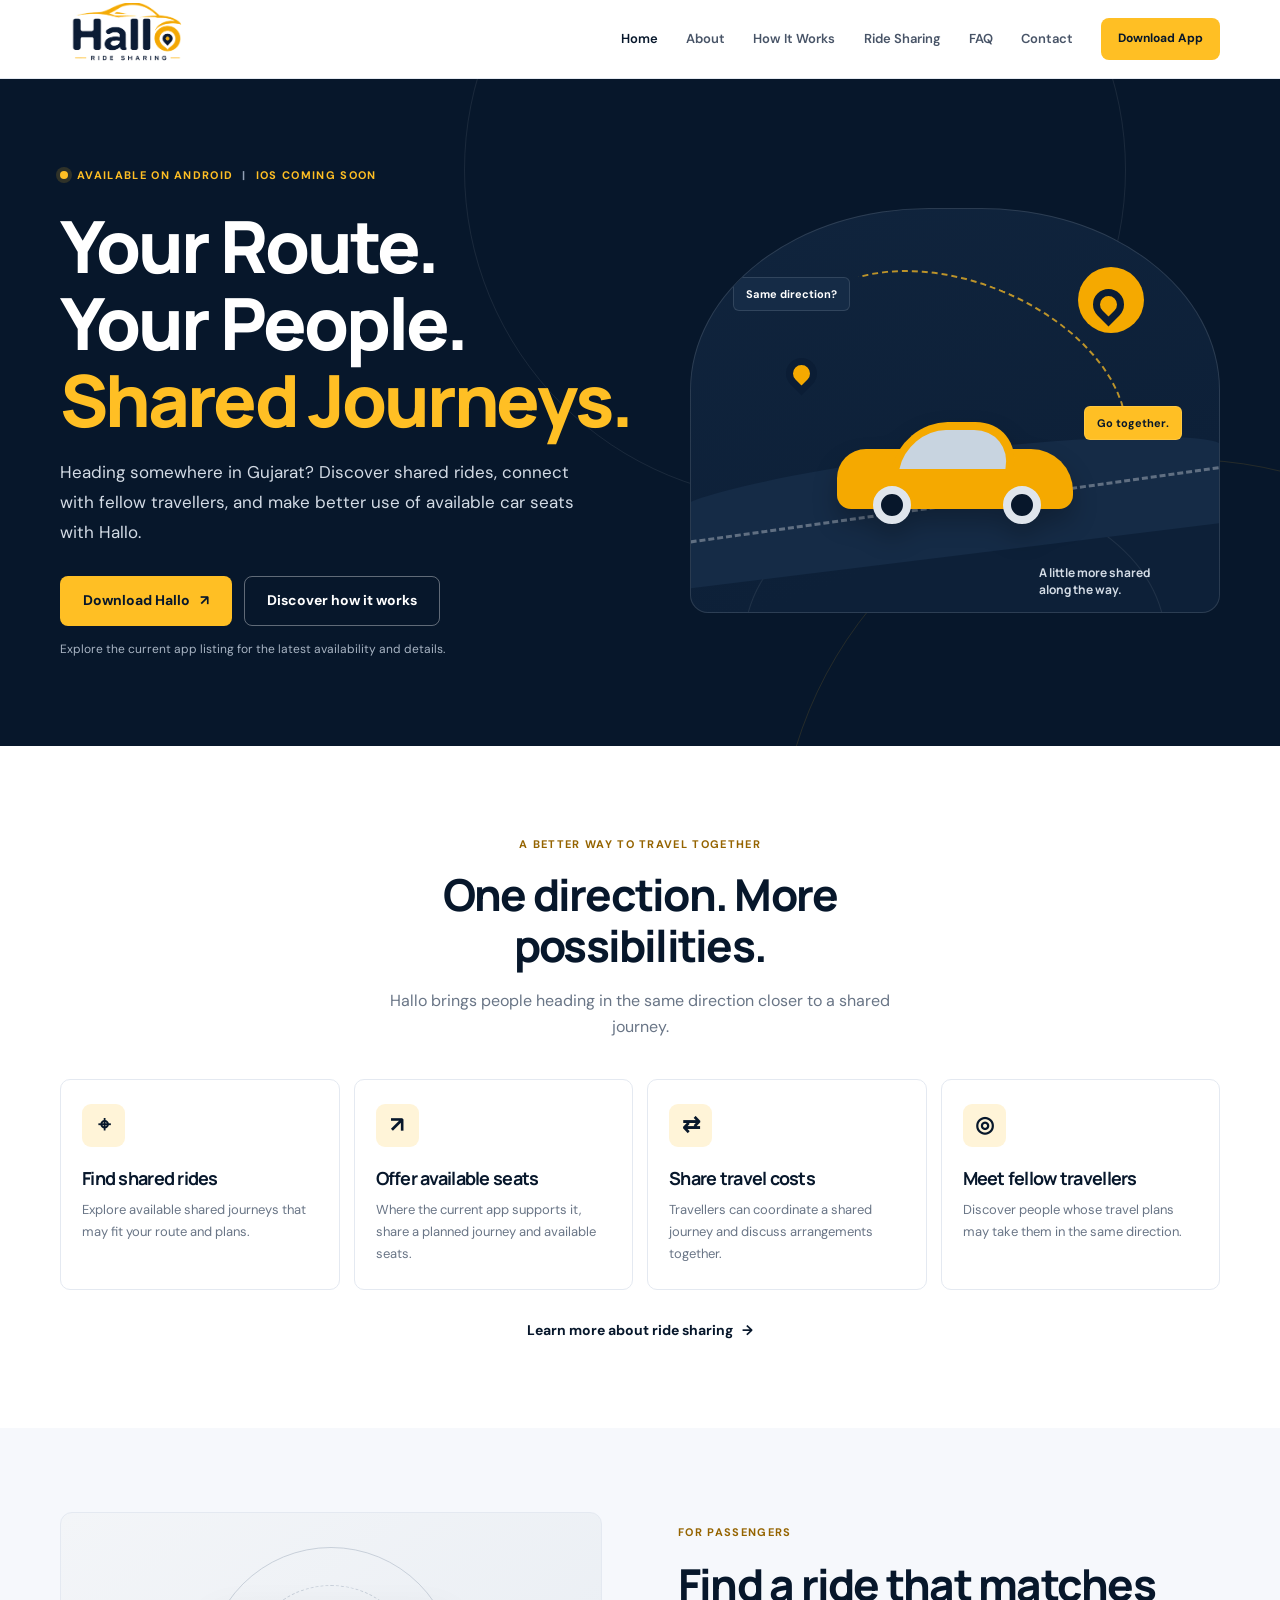
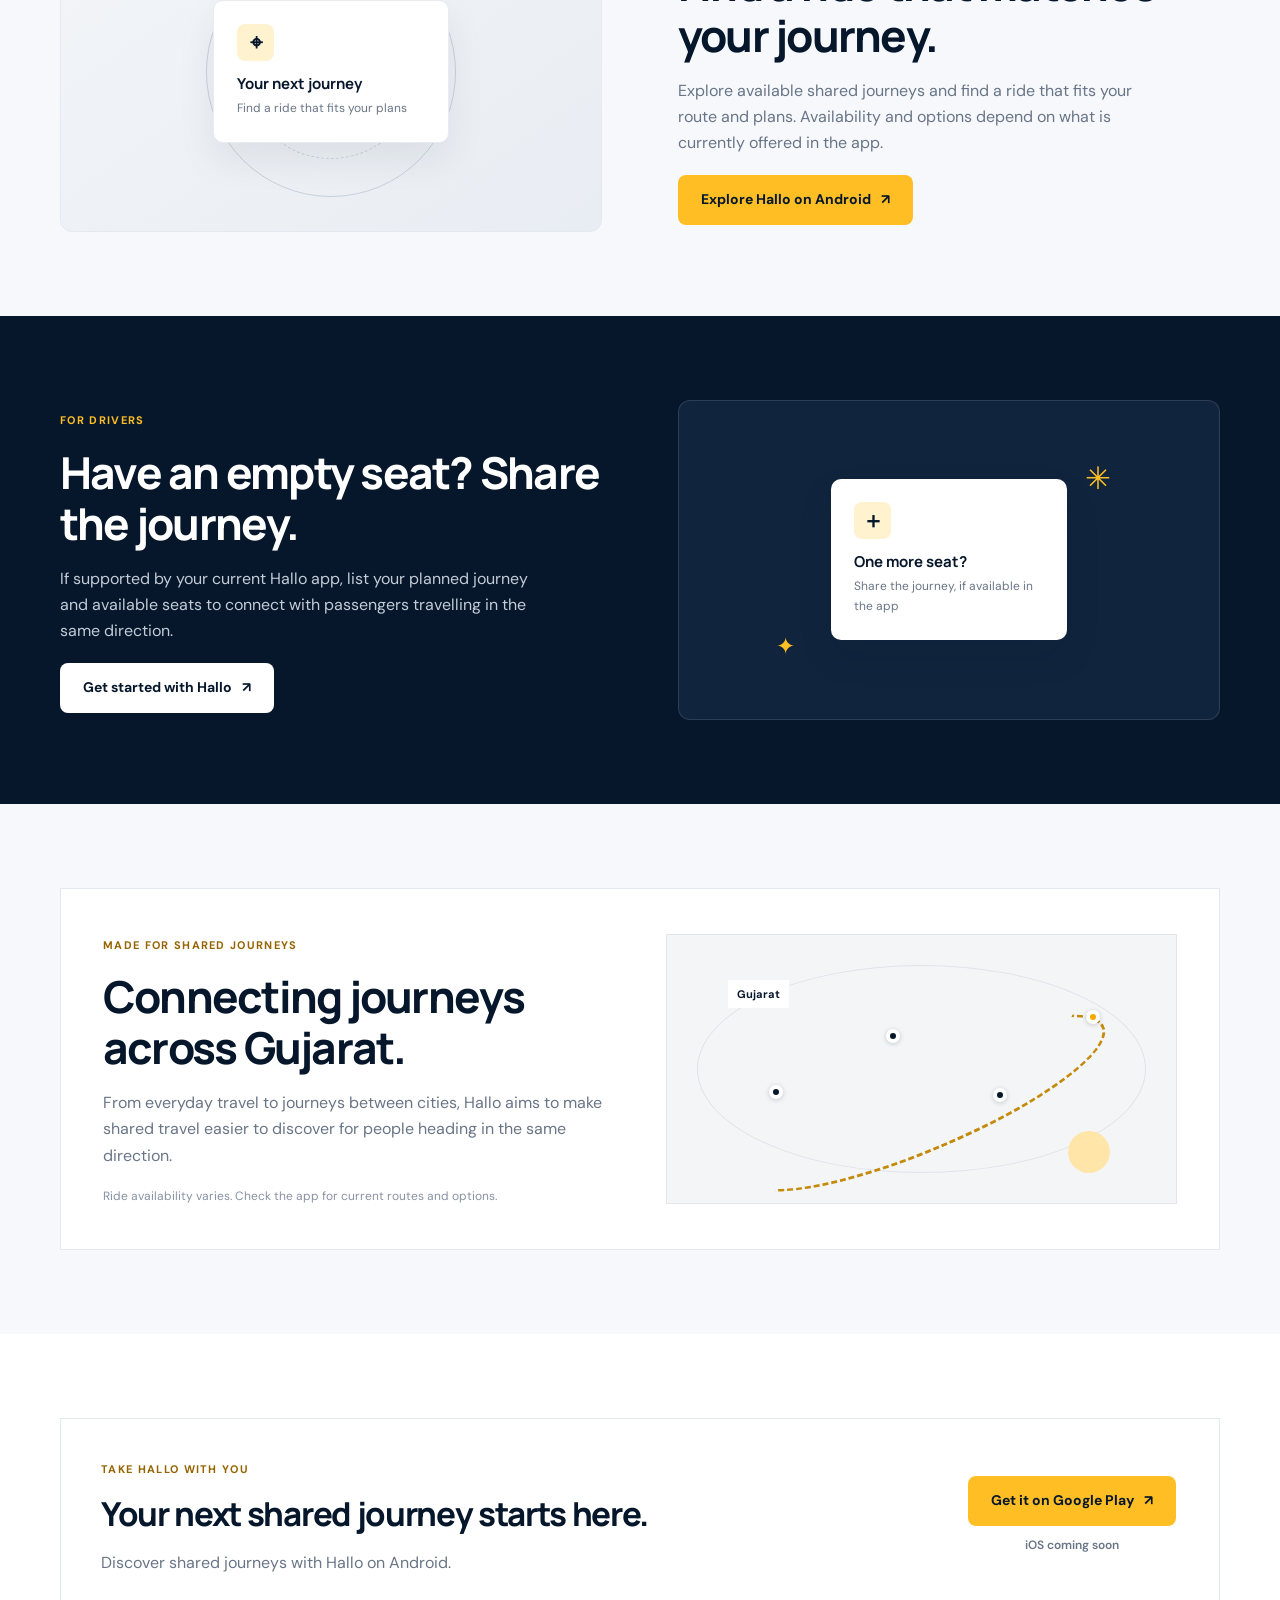
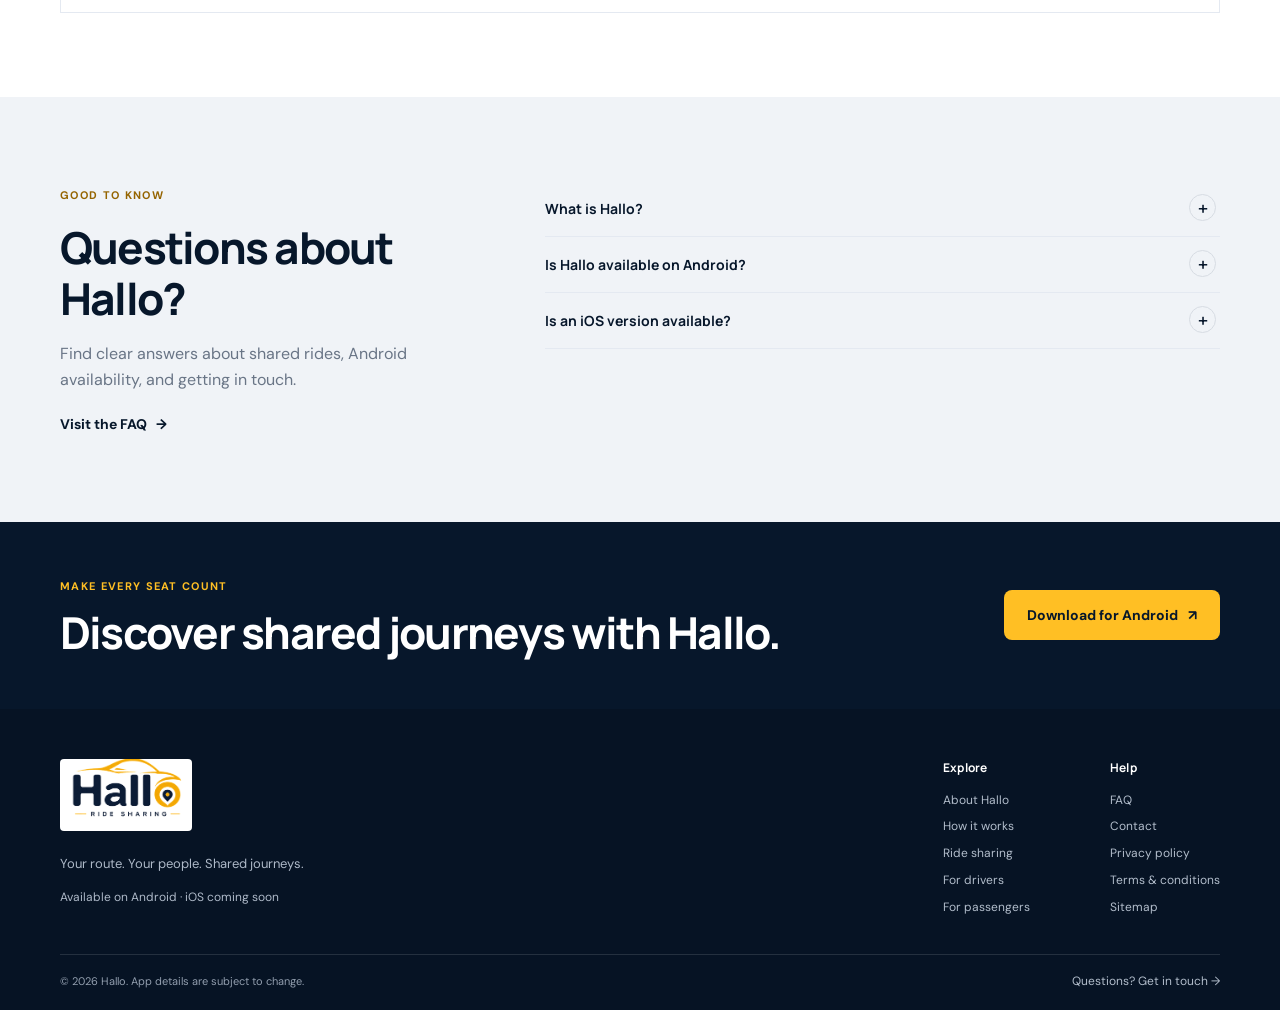
<file: index.html>
<!doctype html>
<html lang="en">
<head>
  <meta charset="utf-8">
  <meta name="viewport" content="width=device-width, initial-scale=1">
  <meta name="description" content="Discover shared rides with Hallo, a ride-sharing and carpooling app for travellers in Gujarat. Explore the app and download it for Android. iOS coming soon.">
  <meta property="og:type" content="website">
  <meta property="og:title" content="Hallo App | Ride Sharing &amp; Carpooling in Gujarat">
  <meta property="og:description" content="Your route. Your people. Discover shared journeys with Hallo.">
  <meta name="theme-color" content="#07172b">
  <title>Hallo App | Ride Sharing &amp; Carpooling in Gujarat</title>
  <link rel="icon" href="assets/images/favicon.svg" type="image/svg+xml">
  <link rel="stylesheet" href="assets/css/style.css">
</head>
<body>
  <a class="skip-link" href="#main">Skip to content</a>
  <header class="site-header">
    <div class="container header-inner">
      <a class="wordmark" href="index.html" aria-label="Hallo home">hallo<span>.</span></a>
      <button class="menu-toggle" type="button" aria-expanded="false" aria-controls="primary-nav"><span></span><span></span><span></span><span class="sr-only">Open menu</span></button>
      <nav class="primary-nav" id="primary-nav" aria-label="Main navigation">
        <a href="index.html" aria-current="page">Home</a><a href="about.html">About</a><a href="how-it-works.html">How It Works</a><a href="ride-sharing.html">Ride Sharing</a><a href="faq.html">FAQ</a><a href="contact.html">Contact</a>
        <a class="button button-small button-primary nav-cta" data-download href="https://play.google.com/store/apps/details?id=com.hallo.app" target="_blank" rel="noopener noreferrer">Download App</a>
      </nav>
    </div>
  </header>
  <main id="main">
    <section class="hero">
      <div class="container hero-grid">
        <div class="hero-copy">
          <span class="eyebrow"><span class="status-dot"></span> Available on Android <span class="eyebrow-divider">|</span> iOS coming soon</span>
          <h1>Your Route.<br>Your People.<br><span>Shared Journeys.</span></h1>
          <p class="lead">Heading somewhere in Gujarat? Discover shared rides, connect with fellow travellers, and make better use of available car seats with Hallo.</p>
          <div class="button-row">
            <a class="button button-primary" data-download href="https://play.google.com/store/apps/details?id=com.hallo.app" target="_blank" rel="noopener noreferrer">Download Hallo <span aria-hidden="true">↗</span></a>
            <a class="button button-outline" href="how-it-works.html">Discover how it works</a>
          </div>
          <p class="fine-print">Explore the current app listing for the latest availability and details.</p>
        </div>
        <div class="hero-art" aria-label="Illustration of travellers sharing a journey" role="img">
          <div class="sun"></div><div class="route-line"></div>
          <div class="location-pin pin-one"><span></span></div><div class="location-pin pin-two"><span></span></div>
          <div class="road"></div>
          <div class="car"><div class="car-window"></div><div class="car-body"></div><div class="wheel wheel-left"></div><div class="wheel wheel-right"></div></div>
          <div class="art-label label-one">Same direction?</div><div class="art-label label-two">Go together.</div>
          <div class="art-caption">A little more shared<br>along the way.</div>
        </div>
      </div>
    </section>

    <section class="section section-white">
      <div class="container">
        <div class="section-heading">
          <span class="eyebrow">A better way to travel together</span>
          <h2>One direction. More possibilities.</h2>
          <p>Hallo brings people heading in the same direction closer to a shared journey.</p>
        </div>
        <div class="feature-grid">
          <article class="feature-card"><span class="feature-icon" aria-hidden="true">⌖</span><h3>Find shared rides</h3><p>Explore available shared journeys that may fit your route and plans.</p></article>
          <article class="feature-card"><span class="feature-icon" aria-hidden="true">↗</span><h3>Offer available seats</h3><p>Where the current app supports it, share a planned journey and available seats.</p></article>
          <article class="feature-card"><span class="feature-icon" aria-hidden="true">⇄</span><h3>Share travel costs</h3><p>Travellers can coordinate a shared journey and discuss arrangements together.</p></article>
          <article class="feature-card"><span class="feature-icon" aria-hidden="true">◎</span><h3>Meet fellow travellers</h3><p>Discover people whose travel plans may take them in the same direction.</p></article>
        </div>
        <div class="center-action"><a class="text-link" href="ride-sharing.html">Learn more about ride sharing <span aria-hidden="true">→</span></a></div>
      </div>
    </section>

    <section class="section">
      <div class="container split-section">
        <div class="split-visual passenger-visual"><span class="orbit orbit-one"></span><span class="orbit orbit-two"></span><span class="visual-card"><span class="visual-icon">⌖</span><strong>Your next journey</strong><small>Find a ride that fits your plans</small></span></div>
        <div class="split-copy"><span class="eyebrow">For passengers</span><h2>Find a ride that matches your journey.</h2><p>Explore available shared journeys and find a ride that fits your route and plans. Availability and options depend on what is currently offered in the app.</p><a class="button button-primary" data-download href="https://play.google.com/store/apps/details?id=com.hallo.app" target="_blank" rel="noopener noreferrer">Explore Hallo on Android <span aria-hidden="true">↗</span></a></div>
      </div>
    </section>

    <section class="section section-navy">
      <div class="container split-section split-reverse">
        <div class="split-visual driver-visual"><div class="seat-card"><span class="seat-icon">＋</span><strong>One more seat?</strong><small>Share the journey, if available in the app</small></div><span class="spark spark-one">✳</span><span class="spark spark-two">✦</span></div>
        <div class="split-copy light-copy"><span class="eyebrow">For drivers</span><h2>Have an empty seat? Share the journey.</h2><p>If supported by your current Hallo app, list your planned journey and available seats to connect with passengers travelling in the same direction.</p><a class="button button-light" data-download href="https://play.google.com/store/apps/details?id=com.hallo.app" target="_blank" rel="noopener noreferrer">Get started with Hallo <span aria-hidden="true">↗</span></a></div>
      </div>
    </section>

    <section class="section">
      <div class="container gujarat-panel">
        <div class="gujarat-copy"><span class="eyebrow">Made for shared journeys</span><h2>Connecting journeys across Gujarat.</h2><p>From everyday travel to journeys between cities, Hallo aims to make shared travel easier to discover for people heading in the same direction.</p><p class="fine-print">Ride availability varies. Check the app for current routes and options.</p></div>
        <div class="gujarat-art" role="img" aria-label="Abstract route illustration inspired by Gujarat"><span class="map-label label-ahmedabad">Gujarat</span><span class="map-path"></span><span class="map-dot dot-a"></span><span class="map-dot dot-b"></span><span class="map-dot dot-c"></span><span class="map-dot dot-d"></span><span class="map-sun"></span></div>
      </div>
    </section>

    <section class="section section-white">
      <div class="container download-panel">
        <div><span class="eyebrow">Take Hallo with you</span><h2>Your next shared journey starts here.</h2><p>Discover shared journeys with Hallo on Android.</p></div>
        <div class="download-actions"><a class="button button-primary" data-download href="https://play.google.com/store/apps/details?id=com.hallo.app" target="_blank" rel="noopener noreferrer">Get it on Google Play <span aria-hidden="true">↗</span></a><span class="ios-label">iOS coming soon</span></div>
      </div>
    </section>

    <section class="section faq-preview">
      <div class="container faq-preview-grid">
        <div><span class="eyebrow">Good to know</span><h2>Questions about Hallo?</h2><p>Find clear answers about shared rides, Android availability, and getting in touch.</p><a class="text-link" href="faq.html">Visit the FAQ <span aria-hidden="true">→</span></a></div>
        <div class="faq-list">
          <details><summary>What is Hallo?</summary><p>Hallo is an app for discovering shared rides and carpooling journeys. Check its current Google Play listing for verified, up-to-date details.</p></details>
          <details><summary>Is Hallo available on Android?</summary><p>Yes. The Hallo Android app is available on Google Play.</p></details>
          <details><summary>Is an iOS version available?</summary><p>iOS is coming soon. There is no App Store download link at this time.</p></details>
        </div>
      </div>
    </section>

    <section class="final-cta"><div class="container final-cta-inner"><div><span class="eyebrow">Make every seat count</span><h2>Discover shared journeys with Hallo.</h2></div><a class="button button-light" data-download href="https://play.google.com/store/apps/details?id=com.hallo.app" target="_blank" rel="noopener noreferrer">Download for Android <span aria-hidden="true">↗</span></a></div></section>
  </main>
  <footer class="site-footer"><div class="container footer-main"><div class="footer-brand"><a class="wordmark wordmark-light" href="index.html">hallo<span>.</span></a><p>Your route. Your people. Shared journeys.</p><p class="footer-availability">Available on Android <span aria-hidden="true">·</span> iOS coming soon</p></div><div class="footer-links"><div><h2>Explore</h2><a href="about.html">About Hallo</a><a href="how-it-works.html">How it works</a><a href="ride-sharing.html">Ride sharing</a><a href="drivers.html">For drivers</a><a href="passengers.html">For passengers</a></div><div><h2>Help</h2><a href="faq.html">FAQ</a><a href="contact.html">Contact</a><a href="privacy-policy.html">Privacy policy</a><a href="terms-and-conditions.html">Terms &amp; conditions</a><a href="sitemap.html">Sitemap</a></div></div></div><div class="container footer-bottom"><span>© <span data-year>2026</span> Hallo. App details are subject to change.</span><a href="contact.html">Questions? Get in touch →</a></div></footer>
  <script src="assets/js/config.js"></script><script src="https://code.jquery.com/jquery-3.7.1.min.js" integrity="sha256-/JqT3SQfawRcv/BIHPThkBvs0OEvtFFmqPF/lYI/Cxo=" crossorigin="anonymous"></script><script src="assets/js/site.js"></script>
</body>
</html>
</file>
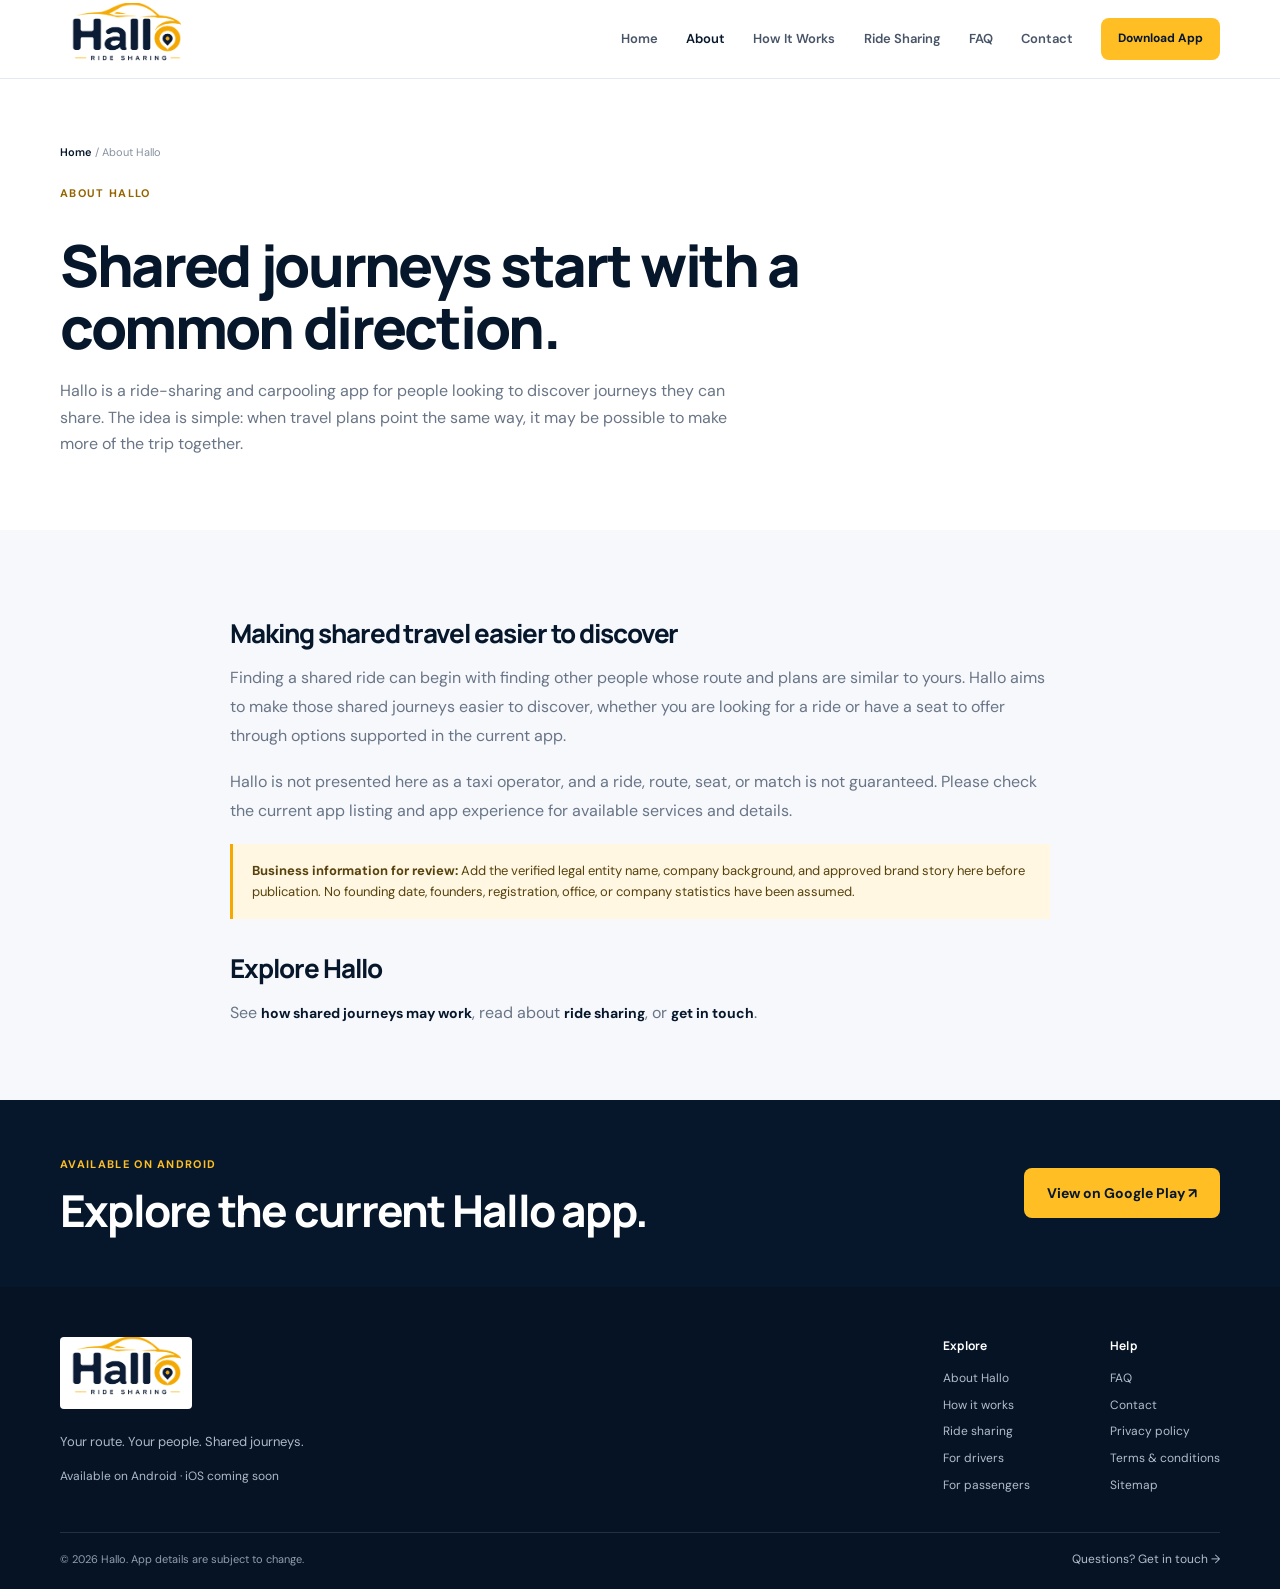
<file: about.html>
<!doctype html>
<html lang="en"><head><meta charset="utf-8"><meta name="viewport" content="width=device-width, initial-scale=1"><meta name="description" content="Learn about Hallo and its goal of making shared journeys easier to discover for people travelling in the same direction."><meta property="og:type" content="website"><meta property="og:title" content="About Hallo | Shared Journeys"><meta property="og:description" content="Discover Hallo's approach to ride sharing and carpooling."><meta name="theme-color" content="#07172b"><title>About Hallo | Shared Journeys</title><link rel="icon" href="assets/images/favicon.svg" type="image/svg+xml"><link rel="stylesheet" href="assets/css/style.css"></head>
<body><a class="skip-link" href="#main">Skip to content</a><header class="site-header"><div class="container header-inner"><a class="wordmark" href="index.html">hallo<span>.</span></a><button class="menu-toggle" type="button" aria-expanded="false" aria-controls="primary-nav"><span></span><span></span><span></span><span class="sr-only">Open menu</span></button><nav class="primary-nav" id="primary-nav" aria-label="Main navigation"><a href="index.html">Home</a><a href="about.html" aria-current="page">About</a><a href="how-it-works.html">How It Works</a><a href="ride-sharing.html">Ride Sharing</a><a href="faq.html">FAQ</a><a href="contact.html">Contact</a><a class="button button-small button-primary nav-cta" data-download href="https://play.google.com/store/apps/details?id=com.hallo.app" target="_blank" rel="noopener noreferrer">Download App</a></nav></div></header>
<main id="main"><section class="page-hero"><div class="container"><nav class="breadcrumbs" aria-label="Breadcrumb"><a href="index.html">Home</a> / About Hallo</nav><span class="eyebrow">About Hallo</span><h1>Shared journeys start with a common direction.</h1><p>Hallo is a ride-sharing and carpooling app for people looking to discover journeys they can share. The idea is simple: when travel plans point the same way, it may be possible to make more of the trip together.</p></div></section><section class="content-section"><div class="container content-narrow"><h2>Making shared travel easier to discover</h2><p>Finding a shared ride can begin with finding other people whose route and plans are similar to yours. Hallo aims to make those shared journeys easier to discover, whether you are looking for a ride or have a seat to offer through options supported in the current app.</p><p>Hallo is not presented here as a taxi operator, and a ride, route, seat, or match is not guaranteed. Please check the current app listing and app experience for available services and details.</p><div class="notice"><strong>Business information for review:</strong> Add the verified legal entity name, company background, and approved brand story here before publication. No founding date, founders, registration, office, or company statistics have been assumed.</div><h2>Explore Hallo</h2><p>See <a class="text-link" href="how-it-works.html">how shared journeys may work</a>, read about <a class="text-link" href="ride-sharing.html">ride sharing</a>, or <a class="text-link" href="contact.html">get in touch</a>.</p></div></section><section class="final-cta"><div class="container final-cta-inner"><div><span class="eyebrow">Available on Android</span><h2>Explore the current Hallo app.</h2></div><a class="button button-light" data-download href="https://play.google.com/store/apps/details?id=com.hallo.app" target="_blank" rel="noopener noreferrer">View on Google Play ↗</a></div></section></main>
<footer class="site-footer"><div class="container footer-main"><div class="footer-brand"><a class="wordmark wordmark-light" href="index.html">hallo<span>.</span></a><p>Your route. Your people. Shared journeys.</p><p class="footer-availability">Available on Android <span>·</span> iOS coming soon</p></div><div class="footer-links"><div><h2>Explore</h2><a href="about.html">About Hallo</a><a href="how-it-works.html">How it works</a><a href="ride-sharing.html">Ride sharing</a><a href="drivers.html">For drivers</a><a href="passengers.html">For passengers</a></div><div><h2>Help</h2><a href="faq.html">FAQ</a><a href="contact.html">Contact</a><a href="privacy-policy.html">Privacy policy</a><a href="terms-and-conditions.html">Terms &amp; conditions</a><a href="sitemap.html">Sitemap</a></div></div></div><div class="container footer-bottom"><span>© <span data-year>2026</span> Hallo. App details are subject to change.</span><a href="contact.html">Questions? Get in touch →</a></div></footer><script src="assets/js/config.js"></script><script src="https://code.jquery.com/jquery-3.7.1.min.js" integrity="sha256-/JqT3SQfawRcv/BIHPThkBvs0OEvtFFmqPF/lYI/Cxo=" crossorigin="anonymous"></script><script src="assets/js/site.js"></script></body></html>
</file>
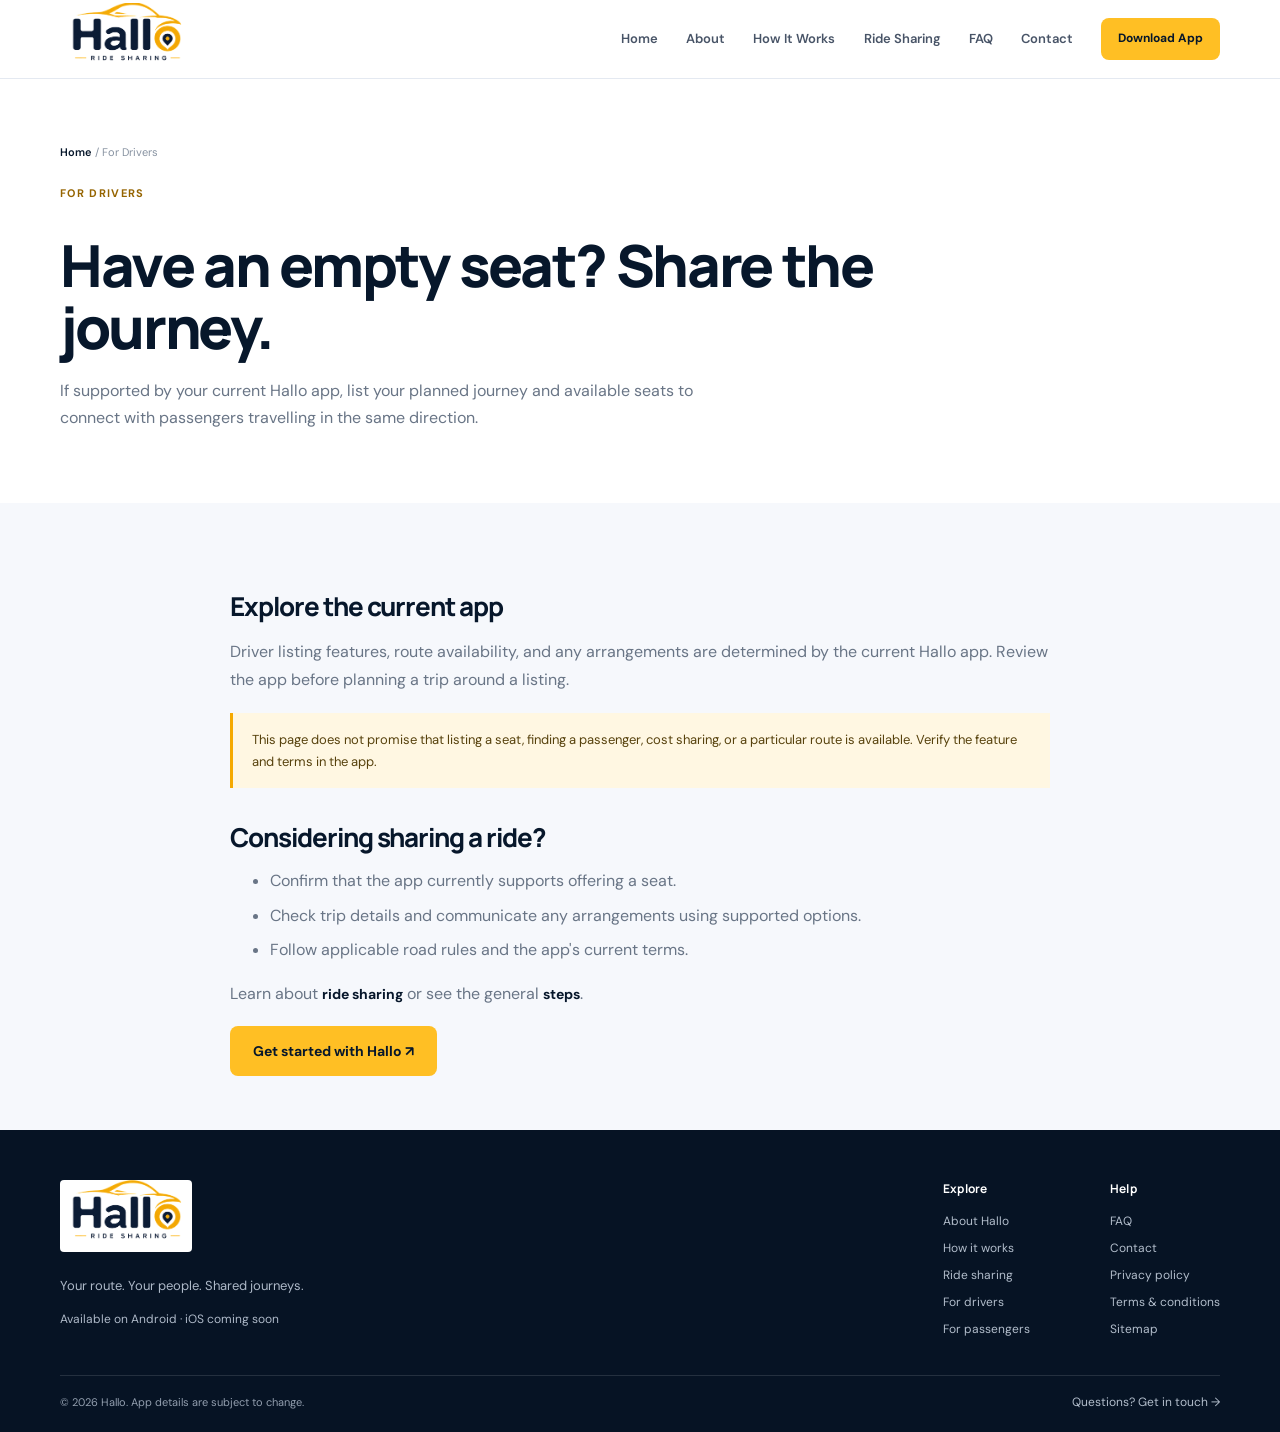
<file: drivers.html>
<!doctype html>
<html lang="en"><head><meta charset="utf-8"><meta name="viewport" content="width=device-width, initial-scale=1"><meta name="description" content="Learn about sharing an available seat with Hallo. Driver listing options depend on the current app and ride availability."><meta property="og:type" content="website"><meta property="og:title" content="For Drivers | Hallo"><meta property="og:description" content="Have an empty seat? Explore sharing your journey with Hallo."><meta name="theme-color" content="#07172b"><title>For Drivers | Share a Journey with Hallo</title><link rel="icon" href="assets/images/favicon.svg" type="image/svg+xml"><link rel="stylesheet" href="assets/css/style.css"></head>
<body><a class="skip-link" href="#main">Skip to content</a><header class="site-header"><div class="container header-inner"><a class="wordmark" href="index.html">hallo<span>.</span></a><button class="menu-toggle" type="button" aria-expanded="false" aria-controls="primary-nav"><span></span><span></span><span></span><span class="sr-only">Open menu</span></button><nav class="primary-nav" id="primary-nav" aria-label="Main navigation"><a href="index.html">Home</a><a href="about.html">About</a><a href="how-it-works.html">How It Works</a><a href="ride-sharing.html">Ride Sharing</a><a href="faq.html">FAQ</a><a href="contact.html">Contact</a><a class="button button-small button-primary nav-cta" data-download href="https://play.google.com/store/apps/details?id=com.hallo.app" target="_blank" rel="noopener noreferrer">Download App</a></nav></div></header>
<main id="main"><section class="page-hero"><div class="container"><nav class="breadcrumbs" aria-label="Breadcrumb"><a href="index.html">Home</a> / For Drivers</nav><span class="eyebrow">For drivers</span><h1>Have an empty seat? Share the journey.</h1><p>If supported by your current Hallo app, list your planned journey and available seats to connect with passengers travelling in the same direction.</p></div></section><section class="content-section"><div class="container content-narrow"><h2>Explore the current app</h2><p>Driver listing features, route availability, and any arrangements are determined by the current Hallo app. Review the app before planning a trip around a listing.</p><div class="notice">This page does not promise that listing a seat, finding a passenger, cost sharing, or a particular route is available. Verify the feature and terms in the app.</div><h2>Considering sharing a ride?</h2><ul><li>Confirm that the app currently supports offering a seat.</li><li>Check trip details and communicate any arrangements using supported options.</li><li>Follow applicable road rules and the app's current terms.</li></ul><p>Learn about <a class="text-link" href="ride-sharing.html">ride sharing</a> or see the general <a class="text-link" href="how-it-works.html">steps</a>.</p><a class="button button-primary" data-download href="https://play.google.com/store/apps/details?id=com.hallo.app" target="_blank" rel="noopener noreferrer">Get started with Hallo ↗</a></div></section></main>
<footer class="site-footer"><div class="container footer-main"><div class="footer-brand"><a class="wordmark wordmark-light" href="index.html">hallo<span>.</span></a><p>Your route. Your people. Shared journeys.</p><p class="footer-availability">Available on Android <span>·</span> iOS coming soon</p></div><div class="footer-links"><div><h2>Explore</h2><a href="about.html">About Hallo</a><a href="how-it-works.html">How it works</a><a href="ride-sharing.html">Ride sharing</a><a href="drivers.html">For drivers</a><a href="passengers.html">For passengers</a></div><div><h2>Help</h2><a href="faq.html">FAQ</a><a href="contact.html">Contact</a><a href="privacy-policy.html">Privacy policy</a><a href="terms-and-conditions.html">Terms &amp; conditions</a><a href="sitemap.html">Sitemap</a></div></div></div><div class="container footer-bottom"><span>© <span data-year>2026</span> Hallo. App details are subject to change.</span><a href="contact.html">Questions? Get in touch →</a></div></footer><script src="assets/js/config.js"></script><script src="https://code.jquery.com/jquery-3.7.1.min.js" integrity="sha256-/JqT3SQfawRcv/BIHPThkBvs0OEvtFFmqPF/lYI/Cxo=" crossorigin="anonymous"></script><script src="assets/js/site.js"></script></body></html>
</file>
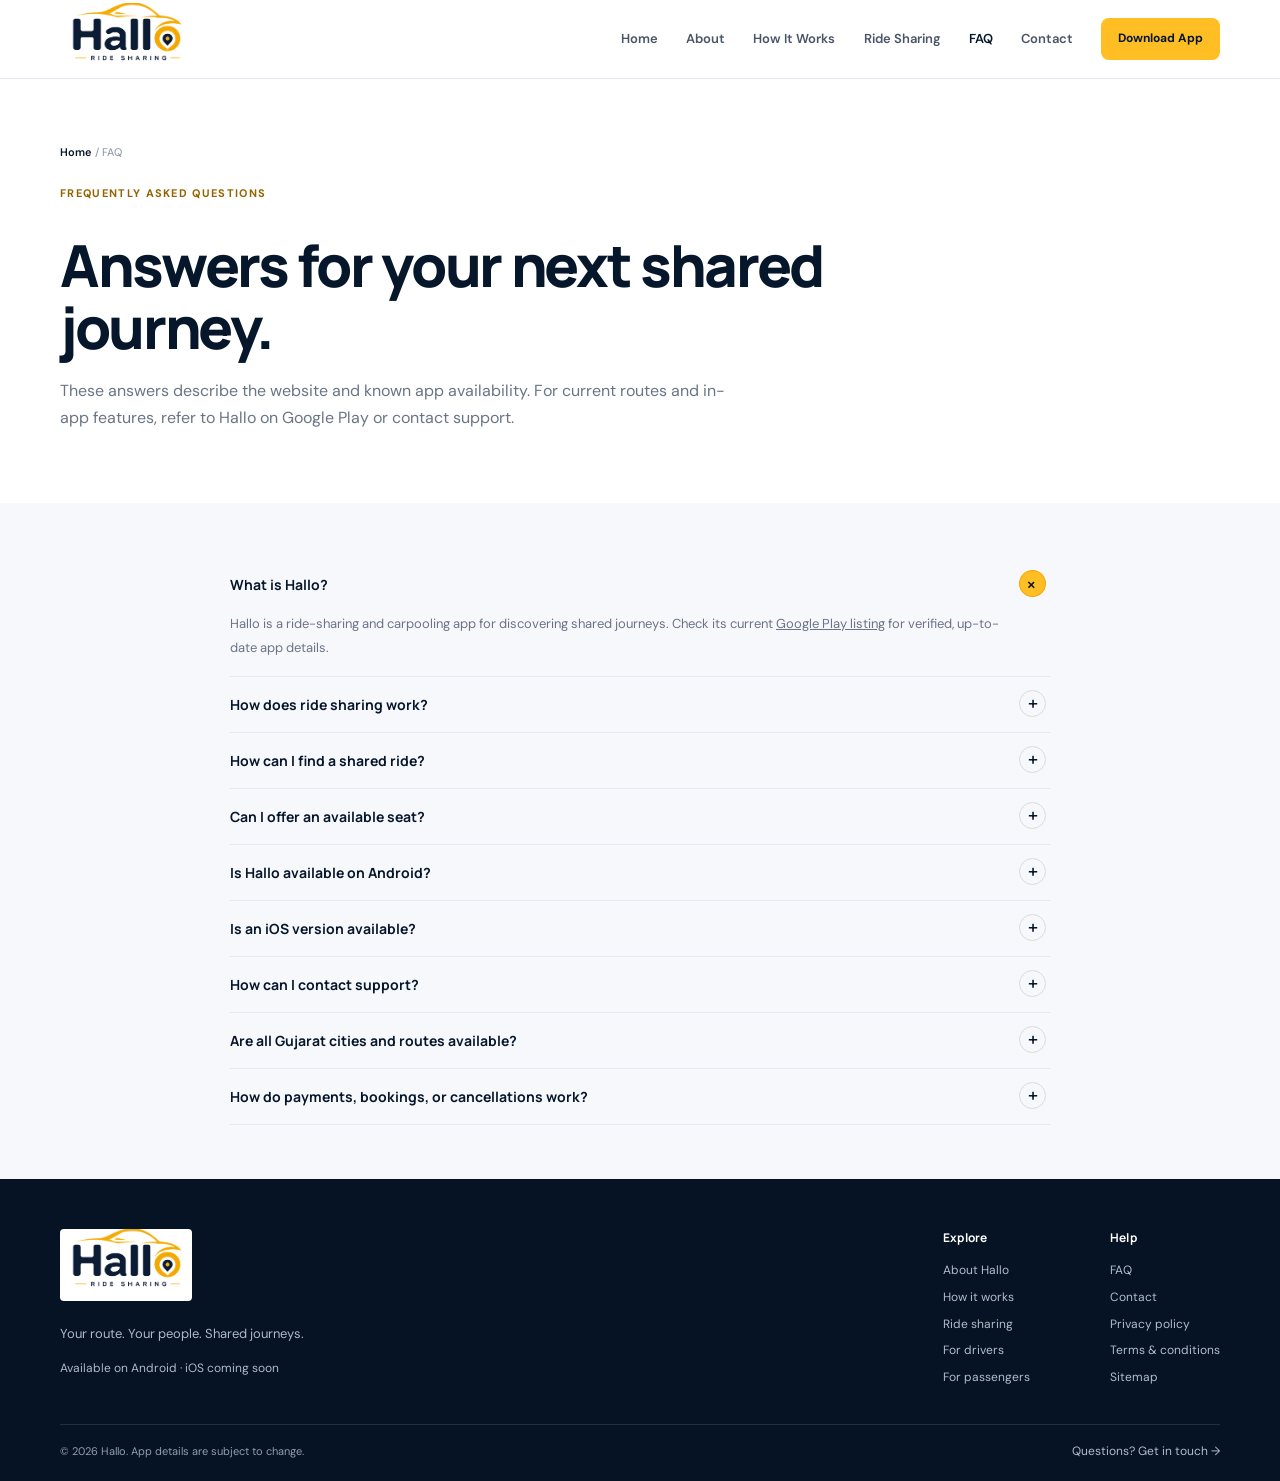
<file: faq.html>
<!doctype html>
<html lang="en"><head><meta charset="utf-8"><meta name="viewport" content="width=device-width, initial-scale=1"><meta name="description" content="Answers to common questions about Hallo, shared rides, Android availability, and contacting support."><meta property="og:type" content="website"><meta property="og:title" content="Frequently Asked Questions | Hallo"><meta property="og:description" content="Find answers about discovering shared journeys with Hallo."><meta name="theme-color" content="#07172b"><title>FAQ | Hallo Ride Sharing App</title><link rel="icon" href="assets/images/favicon.svg" type="image/svg+xml"><link rel="stylesheet" href="assets/css/style.css"></head>
<body><a class="skip-link" href="#main">Skip to content</a><header class="site-header"><div class="container header-inner"><a class="wordmark" href="index.html">hallo<span>.</span></a><button class="menu-toggle" type="button" aria-expanded="false" aria-controls="primary-nav"><span></span><span></span><span></span><span class="sr-only">Open menu</span></button><nav class="primary-nav" id="primary-nav" aria-label="Main navigation"><a href="index.html">Home</a><a href="about.html">About</a><a href="how-it-works.html">How It Works</a><a href="ride-sharing.html">Ride Sharing</a><a href="faq.html" aria-current="page">FAQ</a><a href="contact.html">Contact</a><a class="button button-small button-primary nav-cta" data-download href="https://play.google.com/store/apps/details?id=com.hallo.app" target="_blank" rel="noopener noreferrer">Download App</a></nav></div></header>
<main id="main"><section class="page-hero"><div class="container"><nav class="breadcrumbs" aria-label="Breadcrumb"><a href="index.html">Home</a> / FAQ</nav><span class="eyebrow">Frequently asked questions</span><h1>Answers for your next shared journey.</h1><p>These answers describe the website and known app availability. For current routes and in-app features, refer to Hallo on Google Play or contact support.</p></div></section><section class="content-section"><div class="container content-narrow faq-list">
<details open><summary>What is Hallo?</summary><p>Hallo is a ride-sharing and carpooling app for discovering shared journeys. Check its current <a href="https://play.google.com/store/apps/details?id=com.hallo.app" target="_blank" rel="noopener noreferrer">Google Play listing</a> for verified, up-to-date app details.</p></details>
<details><summary>How does ride sharing work?</summary><p>People travelling in the same direction may be able to find a ride or offer an available seat. See <a href="how-it-works.html">How It Works</a>. Exact steps and features depend on the current app.</p></details>
<details><summary>How can I find a shared ride?</summary><p>Explore available journeys in the Android app. Ride availability and supported routes may vary, and no ride is guaranteed.</p></details>
<details><summary>Can I offer an available seat?</summary><p>The app may support listing a planned journey and available seats. Please check the current app to confirm whether driver listings are available to you.</p></details>
<details><summary>Is Hallo available on Android?</summary><p>Yes. The Hallo Android app is available on Google Play: <a href="https://play.google.com/store/apps/details?id=com.hallo.app" target="_blank" rel="noopener noreferrer">open the official listing</a>.</p></details>
<details><summary>Is an iOS version available?</summary><p>iOS is coming soon. There is no App Store download link at this time.</p></details>
<details><summary>How can I contact support?</summary><p>Email <a data-support-email href="mailto:hallorideapp@gmail.com">hallorideapp@gmail.com</a> or use the <a href="contact.html">contact page</a>.</p></details>
<details><summary>Are all Gujarat cities and routes available?</summary><p>This website does not claim that every location or route is operating. Check the current app for available journeys.</p></details>
<details><summary>How do payments, bookings, or cancellations work?</summary><p>These details have not been independently confirmed for this website. Please review the current app and its terms before making arrangements.</p></details>
</div></section></main>
<footer class="site-footer"><div class="container footer-main"><div class="footer-brand"><a class="wordmark wordmark-light" href="index.html">hallo<span>.</span></a><p>Your route. Your people. Shared journeys.</p><p class="footer-availability">Available on Android <span>·</span> iOS coming soon</p></div><div class="footer-links"><div><h2>Explore</h2><a href="about.html">About Hallo</a><a href="how-it-works.html">How it works</a><a href="ride-sharing.html">Ride sharing</a><a href="drivers.html">For drivers</a><a href="passengers.html">For passengers</a></div><div><h2>Help</h2><a href="faq.html">FAQ</a><a href="contact.html">Contact</a><a href="privacy-policy.html">Privacy policy</a><a href="terms-and-conditions.html">Terms &amp; conditions</a><a href="sitemap.html">Sitemap</a></div></div></div><div class="container footer-bottom"><span>© <span data-year>2026</span> Hallo. App details are subject to change.</span><a href="contact.html">Questions? Get in touch →</a></div></footer><script src="assets/js/config.js"></script><script src="https://code.jquery.com/jquery-3.7.1.min.js" integrity="sha256-/JqT3SQfawRcv/BIHPThkBvs0OEvtFFmqPF/lYI/Cxo=" crossorigin="anonymous"></script><script src="assets/js/site.js"></script></body></html>
</file>
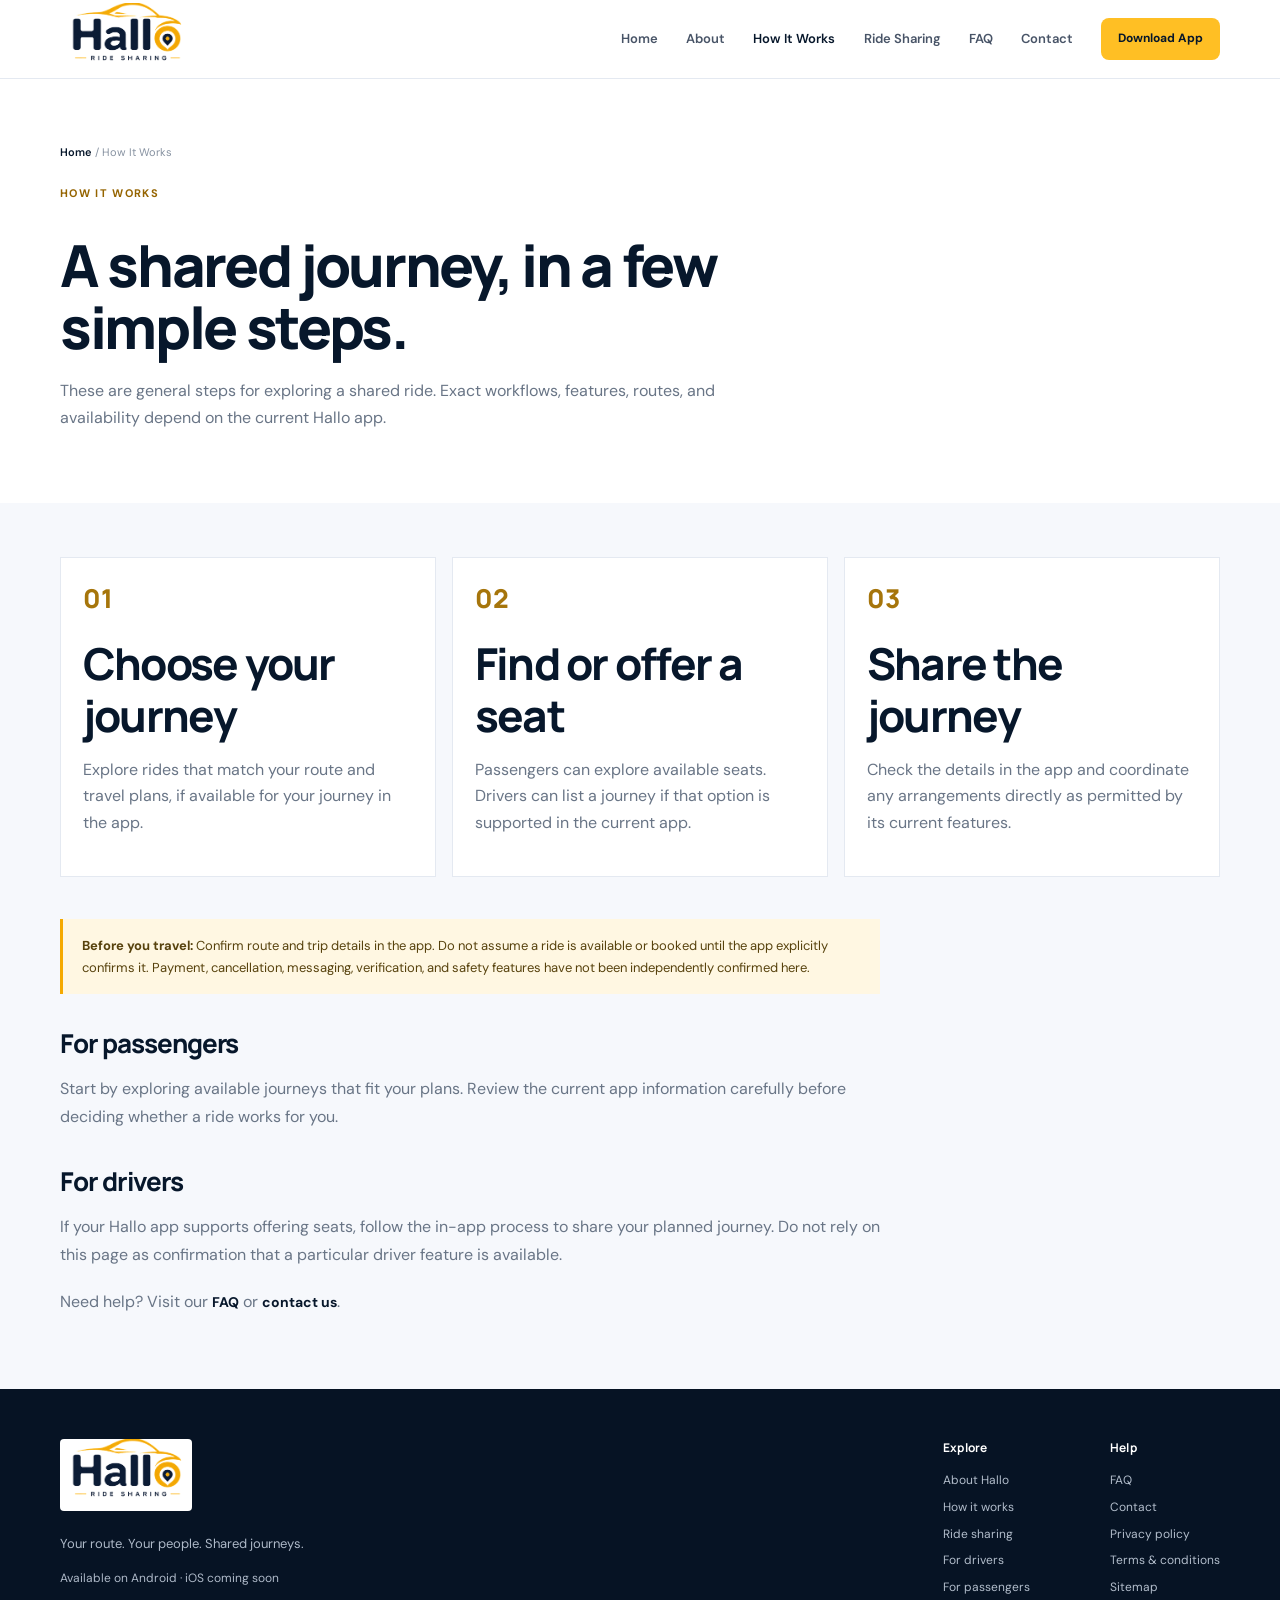
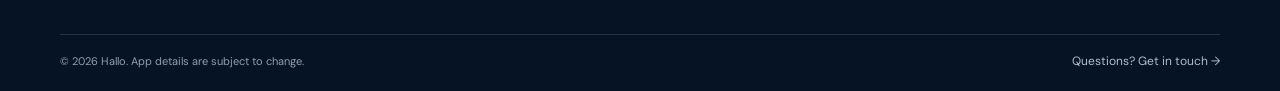
<file: how-it-works.html>
<!doctype html>
<html lang="en"><head><meta charset="utf-8"><meta name="viewport" content="width=device-width, initial-scale=1"><meta name="description" content="See the general steps involved in discovering a shared ride with Hallo. Check the current app for exact features, routes, and availability."><meta property="og:type" content="website"><meta property="og:title" content="How Hallo Works | Shared Journeys"><meta property="og:description" content="Explore the basics of finding or offering a shared journey with Hallo."><meta name="theme-color" content="#07172b"><title>How Hallo Works | Shared Journeys</title><link rel="icon" href="assets/images/favicon.svg" type="image/svg+xml"><link rel="stylesheet" href="assets/css/style.css"></head>
<body><a class="skip-link" href="#main">Skip to content</a><header class="site-header"><div class="container header-inner"><a class="wordmark" href="index.html">hallo<span>.</span></a><button class="menu-toggle" type="button" aria-expanded="false" aria-controls="primary-nav"><span></span><span></span><span></span><span class="sr-only">Open menu</span></button><nav class="primary-nav" id="primary-nav" aria-label="Main navigation"><a href="index.html">Home</a><a href="about.html">About</a><a href="how-it-works.html" aria-current="page">How It Works</a><a href="ride-sharing.html">Ride Sharing</a><a href="faq.html">FAQ</a><a href="contact.html">Contact</a><a class="button button-small button-primary nav-cta" data-download href="https://play.google.com/store/apps/details?id=com.hallo.app" target="_blank" rel="noopener noreferrer">Download App</a></nav></div></header>
<main id="main"><section class="page-hero"><div class="container"><nav class="breadcrumbs" aria-label="Breadcrumb"><a href="index.html">Home</a> / How It Works</nav><span class="eyebrow">How it works</span><h1>A shared journey, in a few simple steps.</h1><p>These are general steps for exploring a shared ride. Exact workflows, features, routes, and availability depend on the current Hallo app.</p></div></section><section class="content-section"><div class="container"><div class="step-list"><article class="step-card"><h2>Choose your journey</h2><p>Explore rides that match your route and travel plans, if available for your journey in the app.</p></article><article class="step-card"><h2>Find or offer a seat</h2><p>Passengers can explore available seats. Drivers can list a journey if that option is supported in the current app.</p></article><article class="step-card"><h2>Share the journey</h2><p>Check the details in the app and coordinate any arrangements directly as permitted by its current features.</p></article></div><div class="content-narrow" style="margin-top:42px"><div class="notice"><strong>Before you travel:</strong> Confirm route and trip details in the app. Do not assume a ride is available or booked until the app explicitly confirms it. Payment, cancellation, messaging, verification, and safety features have not been independently confirmed here.</div><h2>For passengers</h2><p>Start by exploring available journeys that fit your plans. Review the current app information carefully before deciding whether a ride works for you.</p><h2>For drivers</h2><p>If your Hallo app supports offering seats, follow the in-app process to share your planned journey. Do not rely on this page as confirmation that a particular driver feature is available.</p><p>Need help? Visit our <a class="text-link" href="faq.html">FAQ</a> or <a class="text-link" href="contact.html">contact us</a>.</p></div></div></section></main>
<footer class="site-footer"><div class="container footer-main"><div class="footer-brand"><a class="wordmark wordmark-light" href="index.html">hallo<span>.</span></a><p>Your route. Your people. Shared journeys.</p><p class="footer-availability">Available on Android <span>·</span> iOS coming soon</p></div><div class="footer-links"><div><h2>Explore</h2><a href="about.html">About Hallo</a><a href="how-it-works.html">How it works</a><a href="ride-sharing.html">Ride sharing</a><a href="drivers.html">For drivers</a><a href="passengers.html">For passengers</a></div><div><h2>Help</h2><a href="faq.html">FAQ</a><a href="contact.html">Contact</a><a href="privacy-policy.html">Privacy policy</a><a href="terms-and-conditions.html">Terms &amp; conditions</a><a href="sitemap.html">Sitemap</a></div></div></div><div class="container footer-bottom"><span>© <span data-year>2026</span> Hallo. App details are subject to change.</span><a href="contact.html">Questions? Get in touch →</a></div></footer><script src="assets/js/config.js"></script><script src="https://code.jquery.com/jquery-3.7.1.min.js" integrity="sha256-/JqT3SQfawRcv/BIHPThkBvs0OEvtFFmqPF/lYI/Cxo=" crossorigin="anonymous"></script><script src="assets/js/site.js"></script></body></html>
</file>
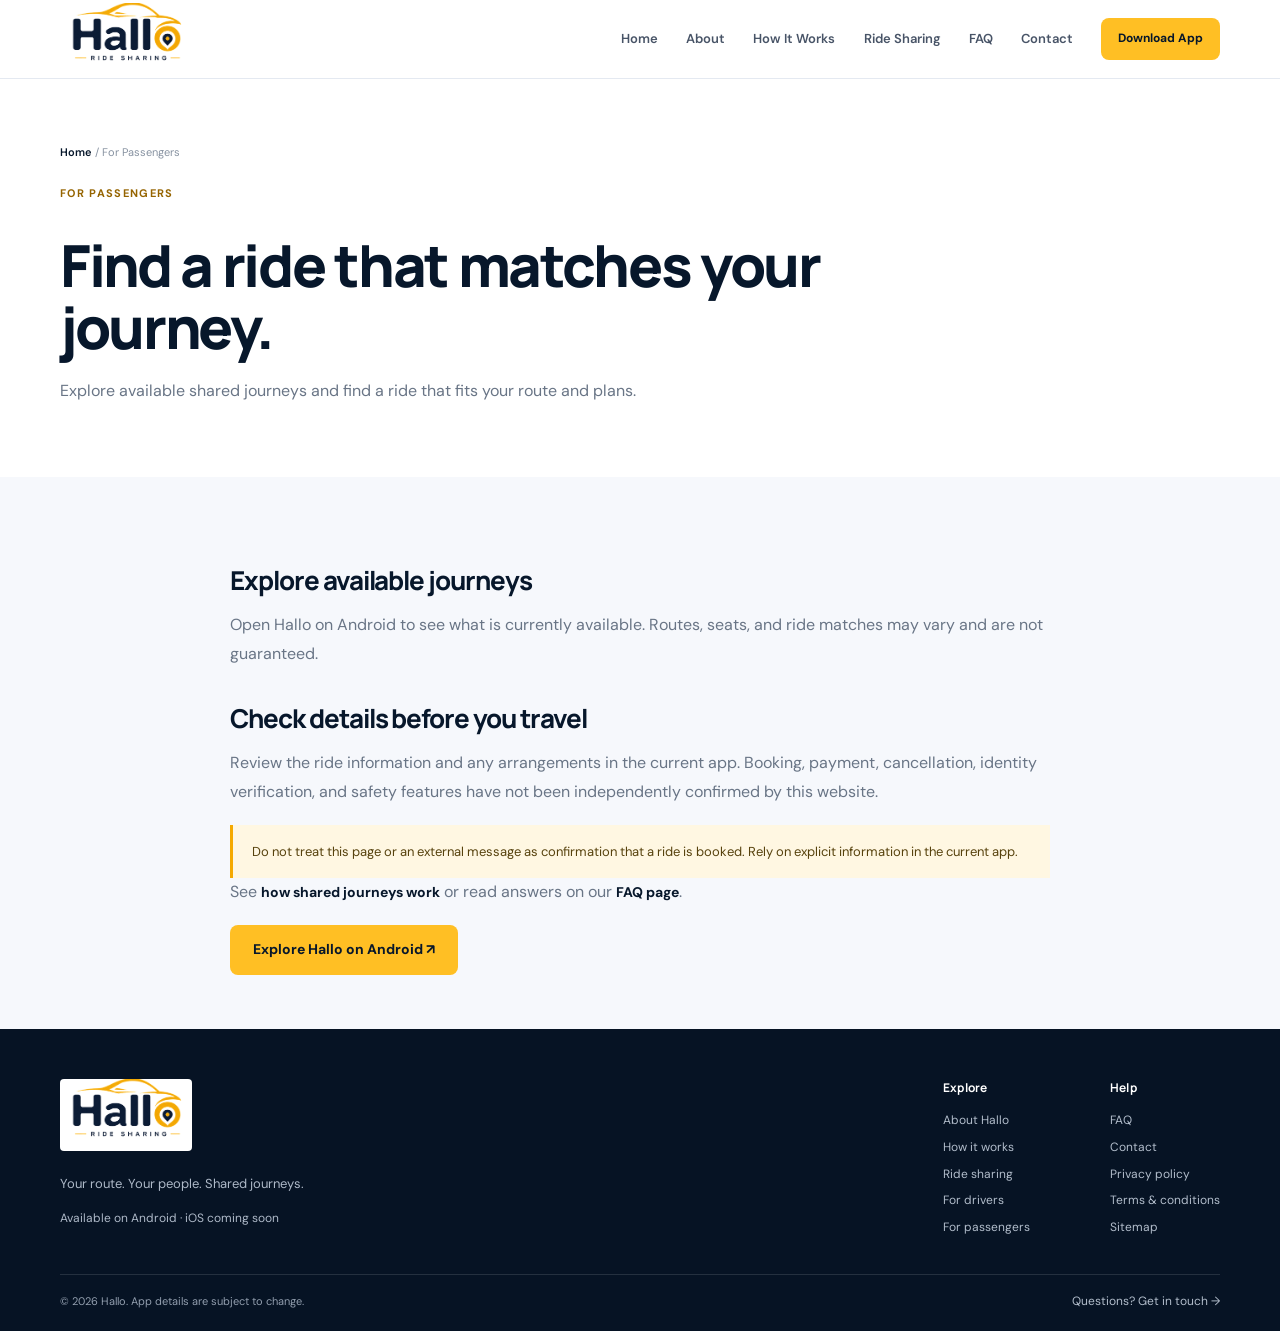
<file: passengers.html>
<!doctype html>
<html lang="en"><head><meta charset="utf-8"><meta name="viewport" content="width=device-width, initial-scale=1"><meta name="description" content="Explore available shared journeys with Hallo and look for a ride that may fit your route and plans."><meta property="og:type" content="website"><meta property="og:title" content="For Passengers | Hallo"><meta property="og:description" content="Find a ride that matches your journey with Hallo."><meta name="theme-color" content="#07172b"><title>For Passengers | Find a Shared Ride with Hallo</title><link rel="icon" href="assets/images/favicon.svg" type="image/svg+xml"><link rel="stylesheet" href="assets/css/style.css"></head>
<body><a class="skip-link" href="#main">Skip to content</a><header class="site-header"><div class="container header-inner"><a class="wordmark" href="index.html">hallo<span>.</span></a><button class="menu-toggle" type="button" aria-expanded="false" aria-controls="primary-nav"><span></span><span></span><span></span><span class="sr-only">Open menu</span></button><nav class="primary-nav" id="primary-nav" aria-label="Main navigation"><a href="index.html">Home</a><a href="about.html">About</a><a href="how-it-works.html">How It Works</a><a href="ride-sharing.html">Ride Sharing</a><a href="faq.html">FAQ</a><a href="contact.html">Contact</a><a class="button button-small button-primary nav-cta" data-download href="https://play.google.com/store/apps/details?id=com.hallo.app" target="_blank" rel="noopener noreferrer">Download App</a></nav></div></header>
<main id="main"><section class="page-hero"><div class="container"><nav class="breadcrumbs" aria-label="Breadcrumb"><a href="index.html">Home</a> / For Passengers</nav><span class="eyebrow">For passengers</span><h1>Find a ride that matches your journey.</h1><p>Explore available shared journeys and find a ride that fits your route and plans.</p></div></section><section class="content-section"><div class="container content-narrow"><h2>Explore available journeys</h2><p>Open Hallo on Android to see what is currently available. Routes, seats, and ride matches may vary and are not guaranteed.</p><h2>Check details before you travel</h2><p>Review the ride information and any arrangements in the current app. Booking, payment, cancellation, identity verification, and safety features have not been independently confirmed by this website.</p><div class="notice">Do not treat this page or an external message as confirmation that a ride is booked. Rely on explicit information in the current app.</div><p>See <a class="text-link" href="how-it-works.html">how shared journeys work</a> or read answers on our <a class="text-link" href="faq.html">FAQ page</a>.</p><a class="button button-primary" data-download href="https://play.google.com/store/apps/details?id=com.hallo.app" target="_blank" rel="noopener noreferrer">Explore Hallo on Android ↗</a></div></section></main>
<footer class="site-footer"><div class="container footer-main"><div class="footer-brand"><a class="wordmark wordmark-light" href="index.html">hallo<span>.</span></a><p>Your route. Your people. Shared journeys.</p><p class="footer-availability">Available on Android <span>·</span> iOS coming soon</p></div><div class="footer-links"><div><h2>Explore</h2><a href="about.html">About Hallo</a><a href="how-it-works.html">How it works</a><a href="ride-sharing.html">Ride sharing</a><a href="drivers.html">For drivers</a><a href="passengers.html">For passengers</a></div><div><h2>Help</h2><a href="faq.html">FAQ</a><a href="contact.html">Contact</a><a href="privacy-policy.html">Privacy policy</a><a href="terms-and-conditions.html">Terms &amp; conditions</a><a href="sitemap.html">Sitemap</a></div></div></div><div class="container footer-bottom"><span>© <span data-year>2026</span> Hallo. App details are subject to change.</span><a href="contact.html">Questions? Get in touch →</a></div></footer><script src="assets/js/config.js"></script><script src="https://code.jquery.com/jquery-3.7.1.min.js" integrity="sha256-/JqT3SQfawRcv/BIHPThkBvs0OEvtFFmqPF/lYI/Cxo=" crossorigin="anonymous"></script><script src="assets/js/site.js"></script></body></html>
</file>
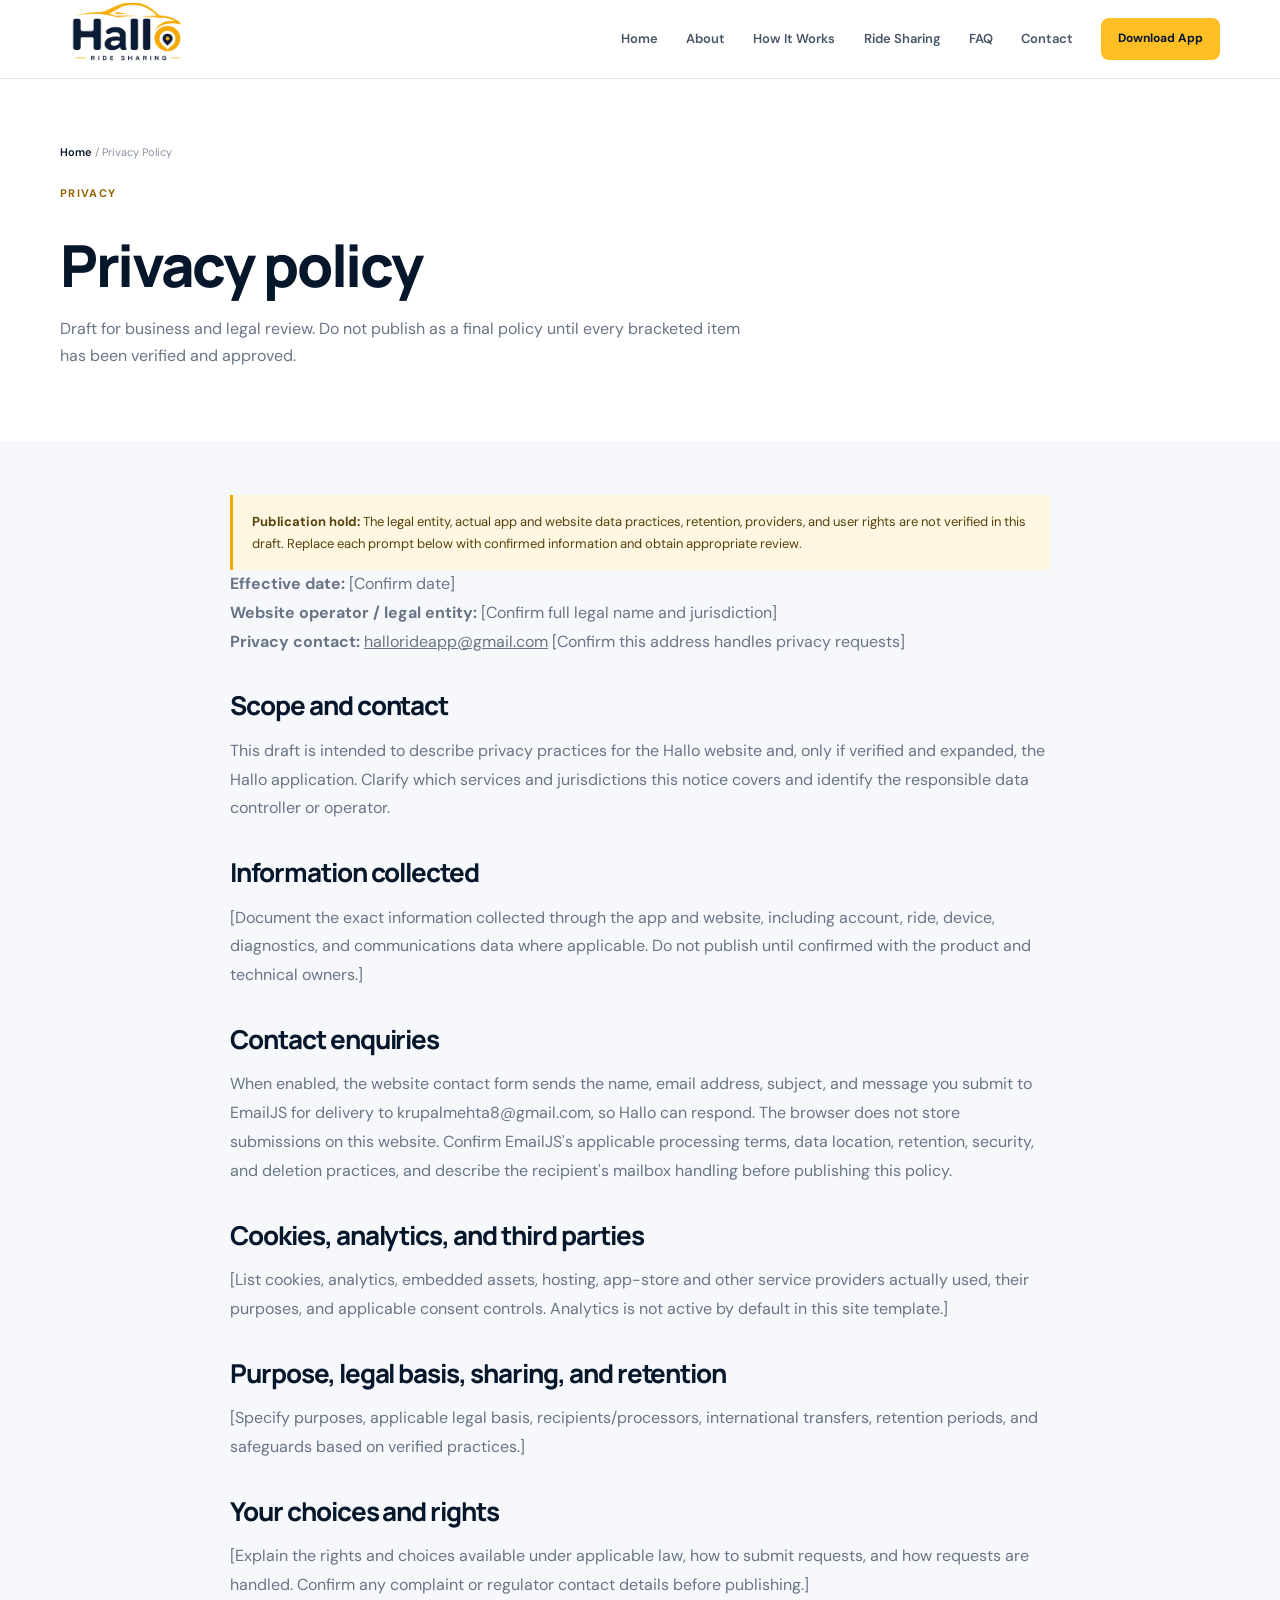
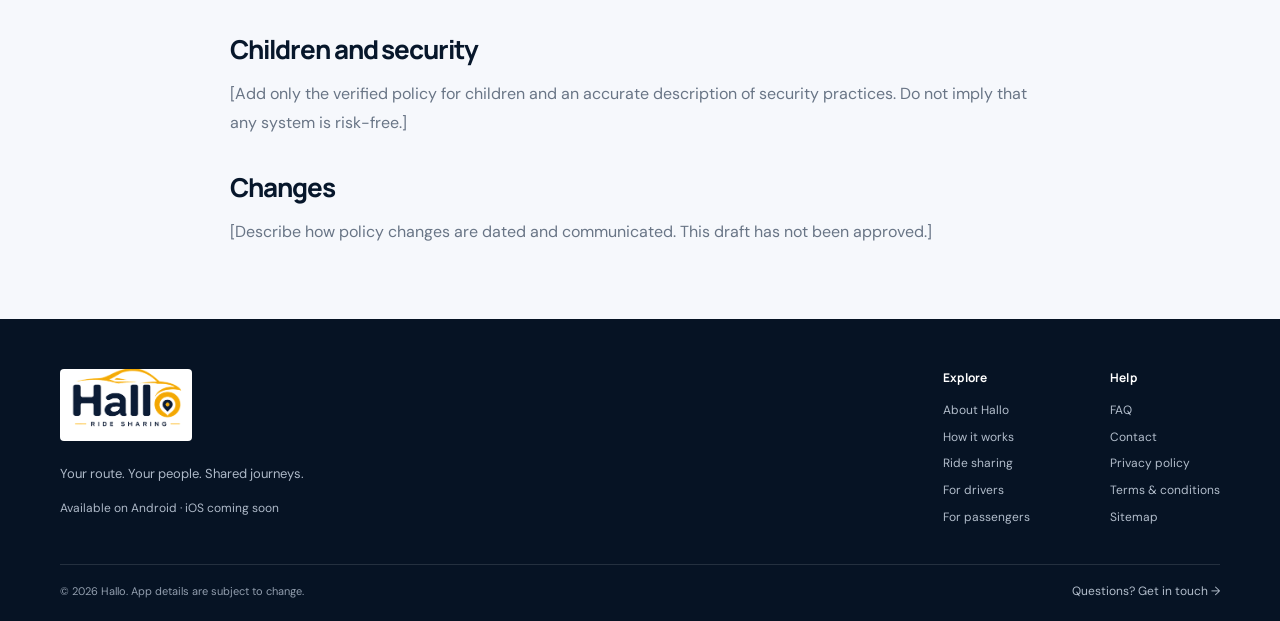
<file: privacy-policy.html>
<!doctype html>
<html lang="en"><head><meta charset="utf-8"><meta name="viewport" content="width=device-width, initial-scale=1"><meta name="description" content="Privacy policy draft for the Hallo website. Business review and verified data-practice details are required before publication."><meta property="og:type" content="website"><meta property="og:title" content="Privacy Policy | Hallo"><meta property="og:description" content="Review the privacy policy draft and details requiring confirmation."><meta name="theme-color" content="#07172b"><title>Privacy Policy | Hallo</title><link rel="icon" href="assets/images/favicon.svg" type="image/svg+xml"><link rel="stylesheet" href="assets/css/style.css"></head>
<body><a class="skip-link" href="#main">Skip to content</a><header class="site-header"><div class="container header-inner"><a class="wordmark" href="index.html">hallo<span>.</span></a><button class="menu-toggle" type="button" aria-expanded="false" aria-controls="primary-nav"><span></span><span></span><span></span><span class="sr-only">Open menu</span></button><nav class="primary-nav" id="primary-nav" aria-label="Main navigation"><a href="index.html">Home</a><a href="about.html">About</a><a href="how-it-works.html">How It Works</a><a href="ride-sharing.html">Ride Sharing</a><a href="faq.html">FAQ</a><a href="contact.html">Contact</a><a class="button button-small button-primary nav-cta" data-download href="https://play.google.com/store/apps/details?id=com.hallo.app" target="_blank" rel="noopener noreferrer">Download App</a></nav></div></header>
<main id="main"><section class="page-hero"><div class="container"><nav class="breadcrumbs" aria-label="Breadcrumb"><a href="index.html">Home</a> / Privacy Policy</nav><span class="eyebrow">Privacy</span><h1>Privacy policy</h1><p>Draft for business and legal review. Do not publish as a final policy until every bracketed item has been verified and approved.</p></div></section><section class="content-section"><article class="container content-narrow"><div class="notice"><strong>Publication hold:</strong> The legal entity, actual app and website data practices, retention, providers, and user rights are not verified in this draft. Replace each prompt below with confirmed information and obtain appropriate review.</div><p><strong>Effective date:</strong> [Confirm date]<br><strong>Website operator / legal entity:</strong> [Confirm full legal name and jurisdiction]<br><strong>Privacy contact:</strong> <a data-support-email href="mailto:hallorideapp@gmail.com">hallorideapp@gmail.com</a> [Confirm this address handles privacy requests]</p>
<h2>Scope and contact</h2><p>This draft is intended to describe privacy practices for the Hallo website and, only if verified and expanded, the Hallo application. Clarify which services and jurisdictions this notice covers and identify the responsible data controller or operator.</p>
<h2>Information collected</h2><p>[Document the exact information collected through the app and website, including account, ride, device, diagnostics, and communications data where applicable. Do not publish until confirmed with the product and technical owners.]</p>
<h2>Contact enquiries</h2><p>When enabled, the website contact form sends the name, email address, subject, and message you submit to EmailJS for delivery to krupalmehta8@gmail.com, so Hallo can respond. The browser does not store submissions on this website. Confirm EmailJS's applicable processing terms, data location, retention, security, and deletion practices, and describe the recipient's mailbox handling before publishing this policy.</p>
<h2>Cookies, analytics, and third parties</h2><p>[List cookies, analytics, embedded assets, hosting, app-store and other service providers actually used, their purposes, and applicable consent controls. Analytics is not active by default in this site template.]</p>
<h2>Purpose, legal basis, sharing, and retention</h2><p>[Specify purposes, applicable legal basis, recipients/processors, international transfers, retention periods, and safeguards based on verified practices.]</p>
<h2>Your choices and rights</h2><p>[Explain the rights and choices available under applicable law, how to submit requests, and how requests are handled. Confirm any complaint or regulator contact details before publishing.]</p>
<h2>Children and security</h2><p>[Add only the verified policy for children and an accurate description of security practices. Do not imply that any system is risk-free.]</p>
<h2>Changes</h2><p>[Describe how policy changes are dated and communicated. This draft has not been approved.]</p>
</article></section></main>
<footer class="site-footer"><div class="container footer-main"><div class="footer-brand"><a class="wordmark wordmark-light" href="index.html">hallo<span>.</span></a><p>Your route. Your people. Shared journeys.</p><p class="footer-availability">Available on Android <span>·</span> iOS coming soon</p></div><div class="footer-links"><div><h2>Explore</h2><a href="about.html">About Hallo</a><a href="how-it-works.html">How it works</a><a href="ride-sharing.html">Ride sharing</a><a href="drivers.html">For drivers</a><a href="passengers.html">For passengers</a></div><div><h2>Help</h2><a href="faq.html">FAQ</a><a href="contact.html">Contact</a><a href="privacy-policy.html">Privacy policy</a><a href="terms-and-conditions.html">Terms &amp; conditions</a><a href="sitemap.html">Sitemap</a></div></div></div><div class="container footer-bottom"><span>© <span data-year>2026</span> Hallo. App details are subject to change.</span><a href="contact.html">Questions? Get in touch →</a></div></footer><script src="assets/js/config.js"></script><script src="https://code.jquery.com/jquery-3.7.1.min.js" integrity="sha256-/JqT3SQfawRcv/BIHPThkBvs0OEvtFFmqPF/lYI/Cxo=" crossorigin="anonymous"></script><script src="assets/js/site.js"></script></body></html>
</file>
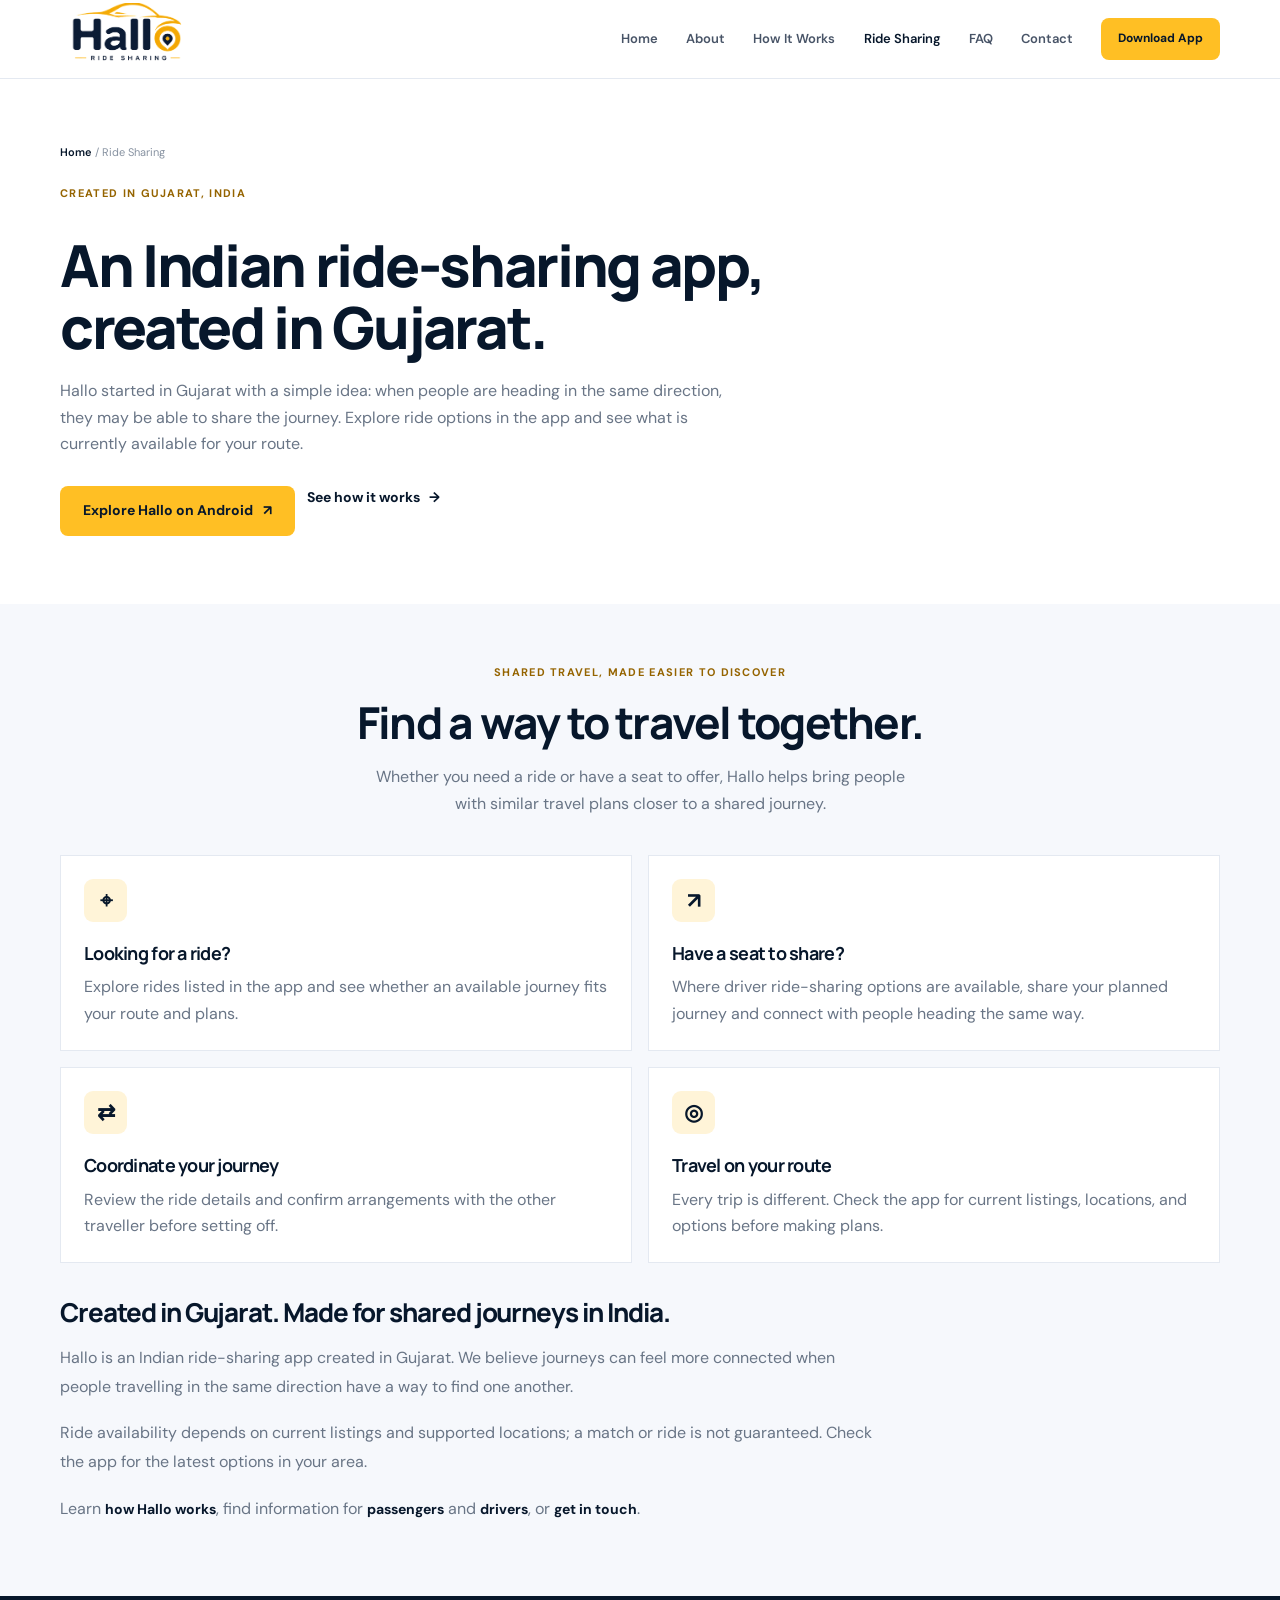
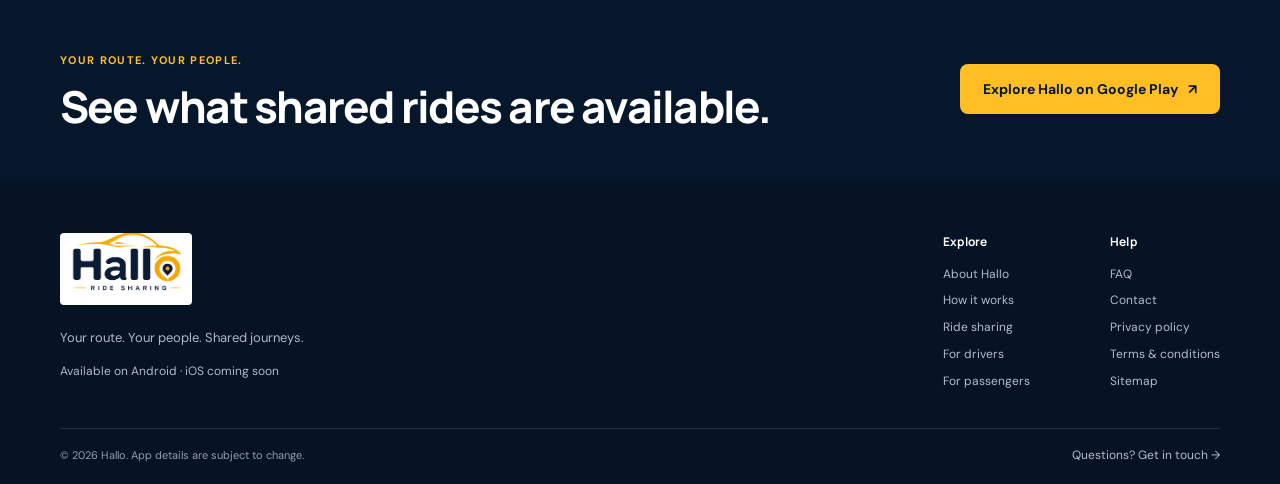
<file: ride-sharing.html>
<!doctype html>
<html lang="en">
<head>
  <meta charset="utf-8">
  <meta name="viewport" content="width=device-width, initial-scale=1">
  <meta name="description" content="Hallo is an Indian ride-sharing app created in Gujarat. Discover shared journeys and explore current ride options in the app.">
  <meta property="og:type" content="website">
  <meta property="og:title" content="Ride-Sharing App in India, Created in Gujarat | Hallo">
  <meta property="og:description" content="Created in Gujarat, Hallo helps people discover shared journeys across India where rides are available.">
  <meta name="theme-color" content="#07172b">
  <title>Ride-Sharing App in India, Created in Gujarat | Hallo</title>
  <link rel="icon" href="assets/images/favicon.svg" type="image/svg+xml">
  <link rel="stylesheet" href="assets/css/style.css">
</head>
<body>
  <a class="skip-link" href="#main">Skip to content</a>
  <header class="site-header">
    <div class="container header-inner">
      <a class="wordmark" href="index.html">hallo<span>.</span></a>
      <button class="menu-toggle" type="button" aria-expanded="false" aria-controls="primary-nav"><span></span><span></span><span></span><span class="sr-only">Open menu</span></button>
      <nav class="primary-nav" id="primary-nav" aria-label="Main navigation">
        <a href="index.html">Home</a><a href="about.html">About</a><a href="how-it-works.html">How It Works</a><a href="ride-sharing.html" aria-current="page">Ride Sharing</a><a href="faq.html">FAQ</a><a href="contact.html">Contact</a>
        <a class="button button-small button-primary nav-cta" data-download href="https://play.google.com/store/apps/details?id=com.hallo.app" target="_blank" rel="noopener noreferrer">Download App</a>
      </nav>
    </div>
  </header>
  <main id="main">
    <section class="page-hero">
      <div class="container">
        <nav class="breadcrumbs" aria-label="Breadcrumb"><a href="index.html">Home</a> / Ride Sharing</nav>
        <span class="eyebrow">Created in Gujarat, India</span>
        <h1>An Indian ride-sharing app, created in Gujarat.</h1>
        <p>Hallo started in Gujarat with a simple idea: when people are heading in the same direction, they may be able to share the journey. Explore ride options in the app and see what is currently available for your route.</p>
        <div class="button-row">
          <a class="button button-primary" data-download href="https://play.google.com/store/apps/details?id=com.hallo.app" target="_blank" rel="noopener noreferrer">Explore Hallo on Android <span aria-hidden="true">↗</span></a>
          <a class="text-link" href="how-it-works.html">See how it works <span aria-hidden="true">→</span></a>
        </div>
      </div>
    </section>
    <section class="content-section">
      <div class="container">
        <div class="section-heading">
          <span class="eyebrow">Shared travel, made easier to discover</span>
          <h2>Find a way to travel together.</h2>
          <p>Whether you need a ride or have a seat to offer, Hallo helps bring people with similar travel plans closer to a shared journey.</p>
        </div>
        <div class="card-grid">
          <article class="info-card">
            <span class="feature-icon" aria-hidden="true">⌖</span>
            <h3>Looking for a ride?</h3>
            <p>Explore rides listed in the app and see whether an available journey fits your route and plans.</p>
          </article>
          <article class="info-card">
            <span class="feature-icon" aria-hidden="true">↗</span>
            <h3>Have a seat to share?</h3>
            <p>Where driver ride-sharing options are available, share your planned journey and connect with people heading the same way.</p>
          </article>
          <article class="info-card">
            <span class="feature-icon" aria-hidden="true">⇄</span>
            <h3>Coordinate your journey</h3>
            <p>Review the ride details and confirm arrangements with the other traveller before setting off.</p>
          </article>
          <article class="info-card">
            <span class="feature-icon" aria-hidden="true">◎</span>
            <h3>Travel on your route</h3>
            <p>Every trip is different. Check the app for current listings, locations, and options before making plans.</p>
          </article>
        </div>
        <div class="content-narrow">
          <h2>Created in Gujarat. Made for shared journeys in India.</h2>
          <p>Hallo is an Indian ride-sharing app created in Gujarat. We believe journeys can feel more connected when people travelling in the same direction have a way to find one another.</p>
          <p>Ride availability depends on current listings and supported locations; a match or ride is not guaranteed. Check the app for the latest options in your area.</p>
          <p>Learn <a class="text-link" href="how-it-works.html">how Hallo works</a>, find information for <a class="text-link" href="passengers.html">passengers</a> and <a class="text-link" href="drivers.html">drivers</a>, or <a class="text-link" href="contact.html">get in touch</a>.</p>
        </div>
      </div>
    </section>
    <section class="final-cta">
      <div class="container final-cta-inner">
        <div><span class="eyebrow">Your route. Your people.</span><h2>See what shared rides are available.</h2></div>
        <a class="button button-light" data-download href="https://play.google.com/store/apps/details?id=com.hallo.app" target="_blank" rel="noopener noreferrer">Explore Hallo on Google Play <span aria-hidden="true">↗</span></a>
      </div>
    </section>
  </main>
  <footer class="site-footer">
    <div class="container footer-main">
      <div class="footer-brand">
        <a class="wordmark wordmark-light" href="index.html">hallo<span>.</span></a>
        <p>Your route. Your people. Shared journeys.</p>
        <p class="footer-availability">Available on Android <span>·</span> iOS coming soon</p>
      </div>
      <div class="footer-links">
        <div><h2>Explore</h2><a href="about.html">About Hallo</a><a href="how-it-works.html">How it works</a><a href="ride-sharing.html">Ride sharing</a><a href="drivers.html">For drivers</a><a href="passengers.html">For passengers</a></div>
        <div><h2>Help</h2><a href="faq.html">FAQ</a><a href="contact.html">Contact</a><a href="privacy-policy.html">Privacy policy</a><a href="terms-and-conditions.html">Terms &amp; conditions</a><a href="sitemap.html">Sitemap</a></div>
      </div>
    </div>
    <div class="container footer-bottom"><span>© <span data-year>2026</span> Hallo. App details are subject to change.</span><a href="contact.html">Questions? Get in touch →</a></div>
  </footer>
  <script src="assets/js/config.js"></script>
  <script src="https://code.jquery.com/jquery-3.7.1.min.js" integrity="sha256-/JqT3SQfawRcv/BIThkBvs0OEvtFFmqPF/lYI/Cxo=" crossorigin="anonymous"></script>
  <script src="assets/js/site.js"></script>
</body>
</html>
</file>
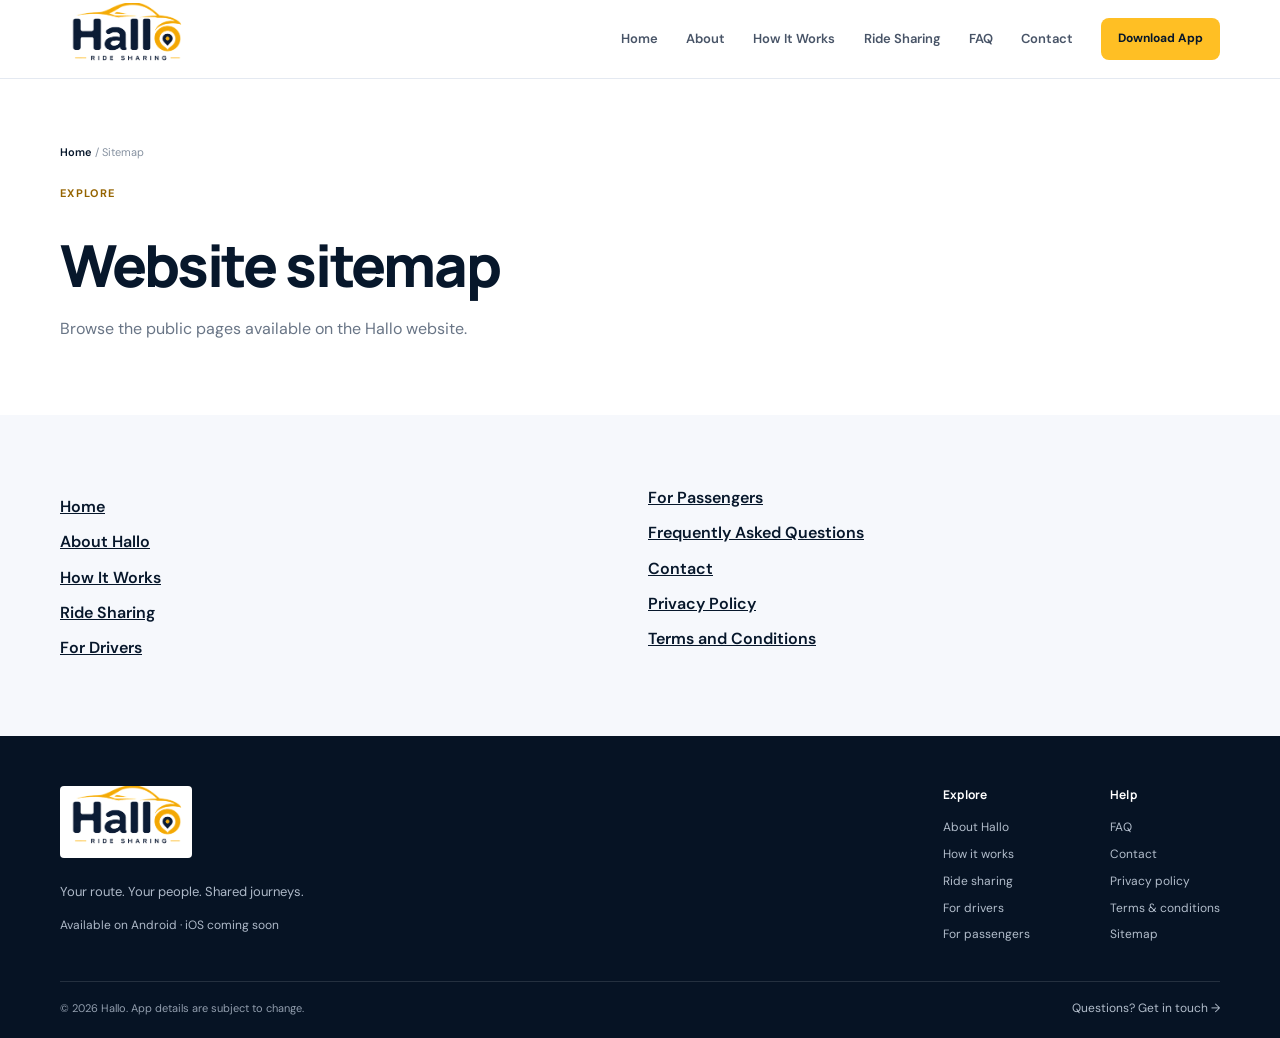
<file: sitemap.html>
<!doctype html>
<html lang="en"><head><meta charset="utf-8"><meta name="viewport" content="width=device-width, initial-scale=1"><meta name="description" content="Browse all Hallo website pages."><meta property="og:type" content="website"><meta property="og:title" content="Sitemap | Hallo"><meta property="og:description" content="Find pages across the Hallo website."><meta name="theme-color" content="#07172b"><title>Sitemap | Hallo</title><link rel="icon" href="assets/images/favicon.svg" type="image/svg+xml"><link rel="stylesheet" href="assets/css/style.css"></head>
<body><a class="skip-link" href="#main">Skip to content</a><header class="site-header"><div class="container header-inner"><a class="wordmark" href="index.html">hallo<span>.</span></a><button class="menu-toggle" type="button" aria-expanded="false" aria-controls="primary-nav"><span></span><span></span><span></span><span class="sr-only">Open menu</span></button><nav class="primary-nav" id="primary-nav" aria-label="Main navigation"><a href="index.html">Home</a><a href="about.html">About</a><a href="how-it-works.html">How It Works</a><a href="ride-sharing.html">Ride Sharing</a><a href="faq.html">FAQ</a><a href="contact.html">Contact</a><a class="button button-small button-primary nav-cta" data-download href="https://play.google.com/store/apps/details?id=com.hallo.app" target="_blank" rel="noopener noreferrer">Download App</a></nav></div></header>
<main id="main"><section class="page-hero"><div class="container"><nav class="breadcrumbs" aria-label="Breadcrumb"><a href="index.html">Home</a> / Sitemap</nav><span class="eyebrow">Explore</span><h1>Website sitemap</h1><p>Browse the public pages available on the Hallo website.</p></div></section><section class="content-section"><div class="container"><ul class="site-map-list"><li><a href="index.html">Home</a></li><li><a href="about.html">About Hallo</a></li><li><a href="how-it-works.html">How It Works</a></li><li><a href="ride-sharing.html">Ride Sharing</a></li><li><a href="drivers.html">For Drivers</a></li><li><a href="passengers.html">For Passengers</a></li><li><a href="faq.html">Frequently Asked Questions</a></li><li><a href="contact.html">Contact</a></li><li><a href="privacy-policy.html">Privacy Policy</a></li><li><a href="terms-and-conditions.html">Terms and Conditions</a></li></ul></div></section></main>
<footer class="site-footer"><div class="container footer-main"><div class="footer-brand"><a class="wordmark wordmark-light" href="index.html">hallo<span>.</span></a><p>Your route. Your people. Shared journeys.</p><p class="footer-availability">Available on Android <span>·</span> iOS coming soon</p></div><div class="footer-links"><div><h2>Explore</h2><a href="about.html">About Hallo</a><a href="how-it-works.html">How it works</a><a href="ride-sharing.html">Ride sharing</a><a href="drivers.html">For drivers</a><a href="passengers.html">For passengers</a></div><div><h2>Help</h2><a href="faq.html">FAQ</a><a href="contact.html">Contact</a><a href="privacy-policy.html">Privacy policy</a><a href="terms-and-conditions.html">Terms &amp; conditions</a><a href="sitemap.html">Sitemap</a></div></div></div><div class="container footer-bottom"><span>© <span data-year>2026</span> Hallo. App details are subject to change.</span><a href="contact.html">Questions? Get in touch →</a></div></footer><script src="assets/js/config.js"></script><script src="https://code.jquery.com/jquery-3.7.1.min.js" integrity="sha256-/JqT3SQfawRcv/BIHPThkBvs0OEvtFFmqPF/lYI/Cxo=" crossorigin="anonymous"></script><script src="assets/js/site.js"></script></body></html>
</file>
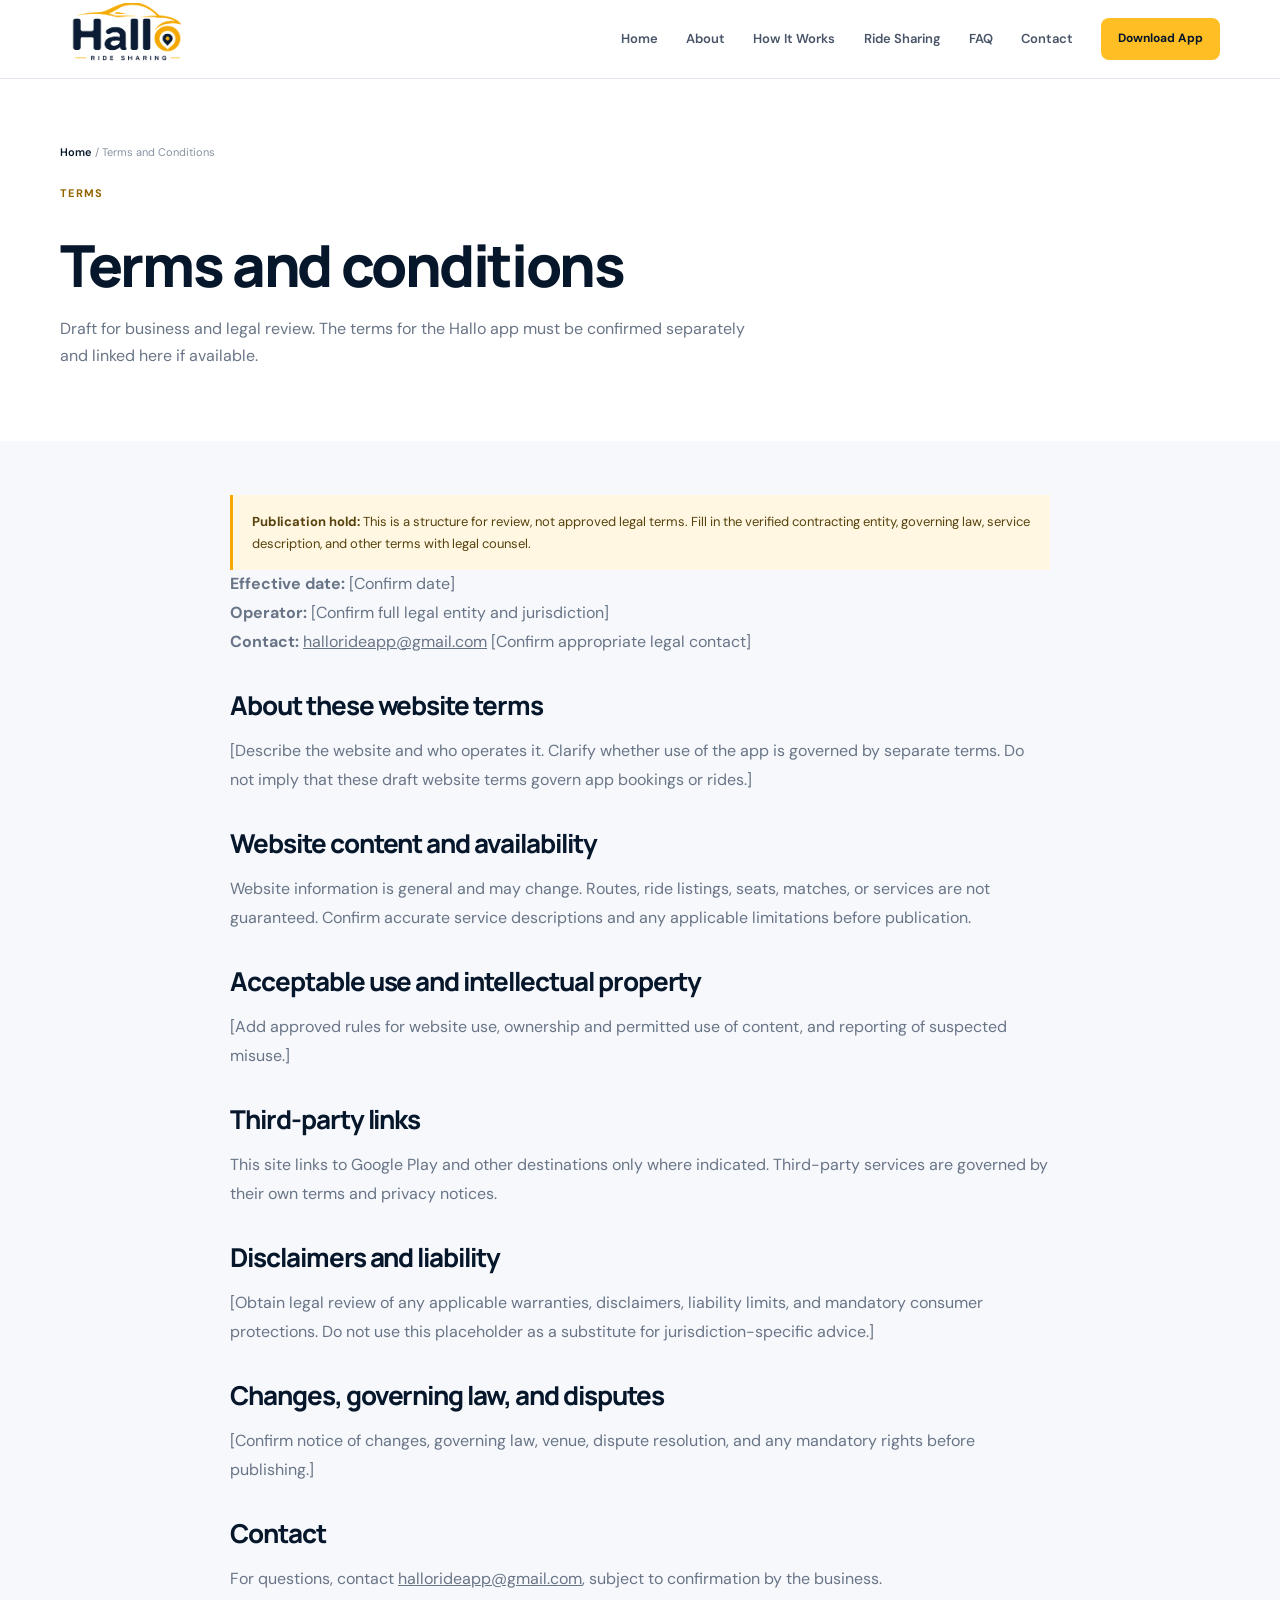
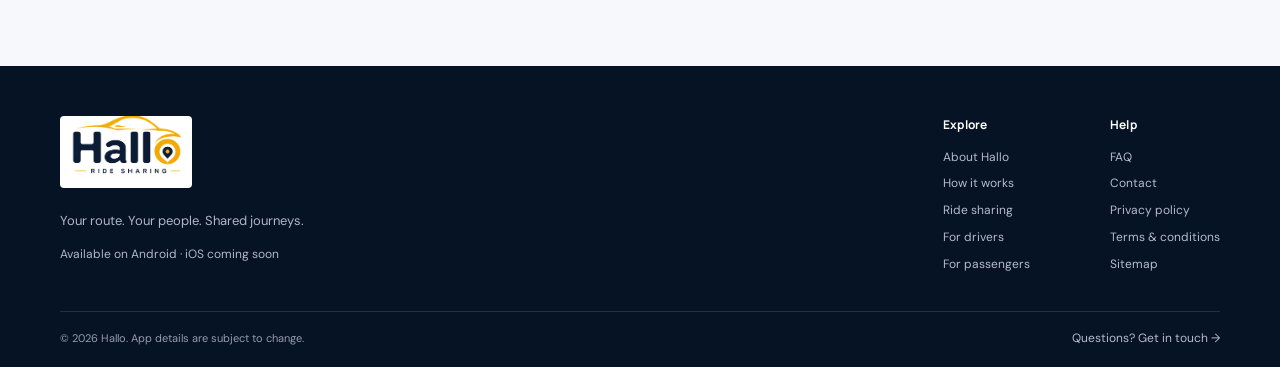
<file: terms-and-conditions.html>
<!doctype html>
<html lang="en"><head><meta charset="utf-8"><meta name="viewport" content="width=device-width, initial-scale=1"><meta name="description" content="Terms and conditions draft for the Hallo website. Business and legal review is required before publication."><meta property="og:type" content="website"><meta property="og:title" content="Terms and Conditions | Hallo"><meta property="og:description" content="Review the draft terms and details requiring business confirmation."><meta name="theme-color" content="#07172b"><title>Terms and Conditions | Hallo</title><link rel="icon" href="assets/images/favicon.svg" type="image/svg+xml"><link rel="stylesheet" href="assets/css/style.css"></head>
<body><a class="skip-link" href="#main">Skip to content</a><header class="site-header"><div class="container header-inner"><a class="wordmark" href="index.html">hallo<span>.</span></a><button class="menu-toggle" type="button" aria-expanded="false" aria-controls="primary-nav"><span></span><span></span><span></span><span class="sr-only">Open menu</span></button><nav class="primary-nav" id="primary-nav" aria-label="Main navigation"><a href="index.html">Home</a><a href="about.html">About</a><a href="how-it-works.html">How It Works</a><a href="ride-sharing.html">Ride Sharing</a><a href="faq.html">FAQ</a><a href="contact.html">Contact</a><a class="button button-small button-primary nav-cta" data-download href="https://play.google.com/store/apps/details?id=com.hallo.app" target="_blank" rel="noopener noreferrer">Download App</a></nav></div></header>
<main id="main"><section class="page-hero"><div class="container"><nav class="breadcrumbs" aria-label="Breadcrumb"><a href="index.html">Home</a> / Terms and Conditions</nav><span class="eyebrow">Terms</span><h1>Terms and conditions</h1><p>Draft for business and legal review. The terms for the Hallo app must be confirmed separately and linked here if available.</p></div></section><section class="content-section"><article class="container content-narrow"><div class="notice"><strong>Publication hold:</strong> This is a structure for review, not approved legal terms. Fill in the verified contracting entity, governing law, service description, and other terms with legal counsel.</div>
<p><strong>Effective date:</strong> [Confirm date]<br><strong>Operator:</strong> [Confirm full legal entity and jurisdiction]<br><strong>Contact:</strong> <a data-support-email href="mailto:hallorideapp@gmail.com">hallorideapp@gmail.com</a> [Confirm appropriate legal contact]</p>
<h2>About these website terms</h2><p>[Describe the website and who operates it. Clarify whether use of the app is governed by separate terms. Do not imply that these draft website terms govern app bookings or rides.]</p>
<h2>Website content and availability</h2><p>Website information is general and may change. Routes, ride listings, seats, matches, or services are not guaranteed. Confirm accurate service descriptions and any applicable limitations before publication.</p>
<h2>Acceptable use and intellectual property</h2><p>[Add approved rules for website use, ownership and permitted use of content, and reporting of suspected misuse.]</p>
<h2>Third-party links</h2><p>This site links to Google Play and other destinations only where indicated. Third-party services are governed by their own terms and privacy notices.</p>
<h2>Disclaimers and liability</h2><p>[Obtain legal review of any applicable warranties, disclaimers, liability limits, and mandatory consumer protections. Do not use this placeholder as a substitute for jurisdiction-specific advice.]</p>
<h2>Changes, governing law, and disputes</h2><p>[Confirm notice of changes, governing law, venue, dispute resolution, and any mandatory rights before publishing.]</p>
<h2>Contact</h2><p>For questions, contact <a data-support-email href="mailto:hallorideapp@gmail.com">hallorideapp@gmail.com</a>, subject to confirmation by the business.</p>
</article></section></main>
<footer class="site-footer"><div class="container footer-main"><div class="footer-brand"><a class="wordmark wordmark-light" href="index.html">hallo<span>.</span></a><p>Your route. Your people. Shared journeys.</p><p class="footer-availability">Available on Android <span>·</span> iOS coming soon</p></div><div class="footer-links"><div><h2>Explore</h2><a href="about.html">About Hallo</a><a href="how-it-works.html">How it works</a><a href="ride-sharing.html">Ride sharing</a><a href="drivers.html">For drivers</a><a href="passengers.html">For passengers</a></div><div><h2>Help</h2><a href="faq.html">FAQ</a><a href="contact.html">Contact</a><a href="privacy-policy.html">Privacy policy</a><a href="terms-and-conditions.html">Terms &amp; conditions</a><a href="sitemap.html">Sitemap</a></div></div></div><div class="container footer-bottom"><span>© <span data-year>2026</span> Hallo. App details are subject to change.</span><a href="contact.html">Questions? Get in touch →</a></div></footer><script src="assets/js/config.js"></script><script src="https://code.jquery.com/jquery-3.7.1.min.js" integrity="sha256-/JqT3SQfawRcv/BIHPThkBvs0OEvtFFmqPF/lYI/Cxo=" crossorigin="anonymous"></script><script src="assets/js/site.js"></script></body></html>
</file>
<file: assets/css/style.css>
@import url('https://fonts.googleapis.com/css2?family=DM+Sans:wght@400;500;600;700&family=Manrope:wght@400;500;600;700;800&display=swap');

:root {
  color-scheme: light;
  --navy: #07172b;
  --navy-dark: #0b1d35;
  --gold: #f5a900;
  --gold-bright: #ffbf24;
  --white: #fff;
  --pale: #f6f8fc;
  --ink: #101d30;
  --muted: #697586;
  --line: #e4e9f1;
  --green: #237b58;
  --shadow: 0 16px 38px rgba(7, 23, 43, .08);
  --shadow-deep: 0 24px 70px rgba(0, 0, 0, .22);
  --radius: 16px;
}

* { box-sizing: border-box; }
html { scroll-behavior: smooth; }
body { margin: 0; color: var(--ink); background: var(--pale); font: 16px/1.65 "DM Sans", Arial, sans-serif; -webkit-font-smoothing: antialiased; }
img, svg { max-width: 100%; }
a { color: inherit; }
button, a { -webkit-tap-highlight-color: transparent; }
a:focus-visible, button:focus-visible, summary:focus-visible, input:focus-visible, textarea:focus-visible, select:focus-visible { outline: 3px solid var(--gold); outline-offset: 4px; }
::selection { color: var(--navy); background: #ffe09a; }
.container { width: min(1160px, calc(100% - 48px)); margin-inline: auto; }
.sr-only { position: absolute; width: 1px; height: 1px; padding: 0; margin: -1px; overflow: hidden; clip: rect(0, 0, 0, 0); white-space: nowrap; border: 0; }
.skip-link { position: absolute; z-index: 20; top: -60px; left: 16px; padding: 10px 16px; color: var(--navy); background: var(--white); border-radius: 6px; }
.skip-link:focus { top: 12px; }

.site-header { position: relative; z-index: 10; background: rgba(255,255,255,.97); border-bottom: 1px solid var(--line); }
.header-inner { min-height: 78px; display: flex; align-items: center; justify-content: space-between; gap: 30px; }
.wordmark { display: inline-flex; width: 132px; height: 72px; flex: 0 0 auto; align-items: center; overflow: hidden; border-radius: 4px; background: var(--white); text-decoration: none; }
.wordmark img { display: block; width: 132px; height: 72px; object-fit: cover; object-position: center 58%; }
.primary-nav { display: flex; align-items: center; gap: clamp(15px, 2.2vw, 29px); }
.primary-nav > a:not(.button) { color: #485467; font-size: 13px; font-weight: 600; text-decoration: none; transition: color .18s ease; }
.primary-nav > a:not(.button):hover, .primary-nav > a[aria-current="page"] { color: var(--navy); }
.menu-toggle { display: none; }

.button { display: inline-flex; min-height: 50px; align-items: center; justify-content: center; gap: 10px; padding: 0 22px; border: 1px solid transparent; border-radius: 8px; font-size: 14px; font-weight: 700; text-decoration: none; cursor: pointer; transition: transform .18s ease, box-shadow .18s ease, background-color .18s ease, color .18s ease; }
.button:hover { transform: translateY(-2px); box-shadow: 0 9px 22px rgba(7,23,43,.16); }
.button:active { transform: translateY(0); }
.button:disabled { opacity: .65; box-shadow: none; transform: none; cursor: wait; }
.button-primary { color: var(--navy); background: var(--gold-bright); }
.button-primary:hover { background: var(--gold); }
.button-outline { color: var(--white); border-color: rgba(255,255,255,.36); background: transparent; }
.button-outline:hover { color: var(--navy); background: var(--white); }
.button-light { color: var(--navy); background: var(--white); }
.button-small { min-height: 42px; padding-inline: 16px; font-size: 12px; }

.hero { position: relative; overflow: hidden; padding: 82px 0 86px; color: var(--white); background: var(--navy); }
.hero:before { position: absolute; top: -240px; right: 12%; width: 660px; height: 660px; border: 1px solid rgba(255,255,255,.08); border-radius: 50%; content: ""; }
.hero:after { position: absolute; right: -310px; bottom: -525px; width: 810px; height: 810px; border: 1px solid rgba(255,191,36,.12); border-radius: 50%; content: ""; }
.hero-grid { position: relative; z-index: 1; display: grid; grid-template-columns: 1.04fr .96fr; align-items: center; gap: 56px; }
.hero-copy { position: relative; z-index: 1; }
.eyebrow { display: inline-flex; align-items: center; gap: 9px; color: #956400; font-size: 11px; font-weight: 700; letter-spacing: .12em; text-transform: uppercase; }
.hero .eyebrow, .light-copy .eyebrow, .final-cta .eyebrow { color: var(--gold-bright); }
.status-dot { width: 8px; height: 8px; border-radius: 50%; background: var(--gold-bright); box-shadow: 0 0 0 4px rgba(255,191,36,.16); }
.eyebrow-divider { color: #91a0b5; }
h1, h2, h3, p { margin-top: 0; }
h1, h2, h3 { font-family: "Manrope", Arial, sans-serif; letter-spacing: -.04em; }
h1 { max-width: 650px; margin: 20px 0; color: var(--white); font-size: clamp(46px, 5.8vw, 72px); font-weight: 800; line-height: 1.07; }
.hero h1 span { color: var(--gold-bright); }
h2 { margin: 14px 0 16px; color: var(--navy); font-size: clamp(31px, 3.8vw, 44px); font-weight: 750; line-height: 1.17; }
h3 { margin: 0 0 9px; color: var(--navy); font-size: 18px; line-height: 1.35; }
p { margin-bottom: 18px; color: var(--muted); }
.hero .lead { max-width: 545px; color: #d3dbe5; font-size: 17px; line-height: 1.75; }
.button-row { display: flex; flex-wrap: wrap; gap: 12px; margin: 28px 0 14px; }
.fine-print { margin: 13px 0 0; color: #8792a2; font-size: 12px; }
.hero .fine-print { color: #a8b4c3; }

.hero-art { position: relative; height: 405px; overflow: hidden; border: 1px solid rgba(255,255,255,.12); border-radius: 45% 45% 18px 18px; background: linear-gradient(160deg, #10243d, #0d2038 72%); }
.hero-art:before { position: absolute; right: 10%; bottom: -45%; left: 10%; height: 75%; border: 1px solid rgba(255,255,255,.08); border-radius: 50%; content: ""; }
.sun { position: absolute; top: 58px; right: 75px; width: 66px; height: 66px; border-radius: 50%; background: var(--gold); }
.route-line { position: absolute; top: 18%; left: 17%; width: 67%; height: 56%; border: 2px dashed rgba(255,191,36,.72); border-bottom-color: transparent; border-left-color: transparent; border-radius: 50%; transform: rotate(22deg); }
.location-pin { position: absolute; width: 31px; height: 31px; border: 7px solid var(--navy-dark); border-radius: 50% 50% 50% 0; background: var(--gold); transform: rotate(-45deg); }
.pin-one { top: 37%; left: 18%; }.pin-two { top: 20%; right: 18%; }
.road { position: absolute; right: -2%; bottom: 56px; left: -4%; height: 104px; border-radius: 100% 100% 0 0 / 58% 58% 0 0; background: #152b46; transform: rotate(-7deg); }
.road:after { position: absolute; top: 50%; right: 0; left: 0; border-top: 3px dashed rgba(255,255,255,.32); content: ""; transform: rotate(-1deg); }
.car { position: absolute; bottom: 88px; left: 50%; width: 250px; height: 112px; filter: drop-shadow(0 13px 12px rgba(0,0,0,.24)); transform: translateX(-50%); }
.car-body { position: absolute; right: 7px; bottom: 15px; left: 7px; height: 60px; border-radius: 29px 42px 14px 14px; background: var(--gold); }
.car-window { position: absolute; z-index: 1; top: 10px; left: 66px; width: 122px; height: 47px; border: 8px solid var(--gold); border-bottom: 0; border-radius: 60px 60px 0 0; background: #c8d4e0; transform: skewX(-11deg); }
.wheel { position: absolute; z-index: 2; bottom: 0; width: 38px; height: 38px; border: 8px solid #dfe5ec; border-radius: 50%; background: var(--navy); }
.wheel-left { left: 43px; }.wheel-right { right: 39px; }
.art-label { position: absolute; z-index: 2; padding: 7px 12px; border: 1px solid rgba(255,255,255,.12); border-radius: 6px; color: var(--white); background: #152b46; font-size: 11px; font-weight: 700; }
.label-one { top: 17%; left: 8%; }.label-two { top: 49%; right: 7%; color: var(--navy); background: var(--gold-bright); }
.art-caption { position: absolute; right: 13%; bottom: 13px; color: #d3dbe5; font: 700 12px/1.4 "Manrope", sans-serif; }

.section { padding: 84px 0; }
.section-white { background: var(--white); }
.section-heading { max-width: 650px; margin: 0 auto 38px; text-align: center; }
.section-heading h2 { margin-top: 13px; }
.section-heading p { max-width: 530px; margin-inline: auto; }
.feature-grid { display: grid; grid-template-columns: repeat(4, 1fr); gap: 14px; }
.feature-card { min-height: 205px; padding: 24px 21px; border: 1px solid var(--line); border-radius: 10px; background: var(--white); transition: transform .2s ease, border-color .2s ease, box-shadow .2s ease; }
.feature-card:hover { border-color: #e4c36f; box-shadow: var(--shadow); transform: translateY(-3px); }
.feature-card p { margin: 0; font-size: 13px; line-height: 1.7; }
.feature-icon { display: grid; width: 43px; height: 43px; place-items: center; margin-bottom: 19px; border-radius: 9px; color: var(--navy); background: #fff4d8; font-size: 22px; font-weight: 700; }
.center-action { margin-top: 27px; text-align: center; }
.text-link { color: var(--navy); font-size: 14px; font-weight: 700; text-decoration: none; }
.text-link span { padding-left: 6px; transition: padding .18s ease; }.text-link:hover span { padding-left: 10px; }

.split-section { display: grid; grid-template-columns: 1fr 1fr; align-items: center; gap: 76px; }
.split-reverse .split-visual { order: 2; }
.split-copy p { max-width: 490px; }
.split-visual { position: relative; display: grid; min-height: 320px; place-items: center; overflow: hidden; border: 1px solid var(--line); border-radius: 12px; background: #edf1f6; }
.passenger-visual { background: linear-gradient(145deg, #f3f5f8, #e8edf3); }
.orbit { position: absolute; width: 250px; height: 250px; border: 1px solid #c8d0da; border-radius: 50%; }
.orbit-two { width: 174px; height: 174px; border-style: dashed; }
.visual-card, .seat-card { position: relative; z-index: 1; display: flex; width: 236px; min-height: 136px; padding: 23px; flex-direction: column; justify-content: center; border: 1px solid #e8ebef; border-radius: 10px; background: var(--white); box-shadow: var(--shadow); }
.visual-icon, .seat-icon { display: grid; width: 37px; height: 37px; place-items: center; margin-bottom: 12px; border-radius: 8px; color: var(--navy); background: #fff2cf; font-size: 22px; font-weight: 700; }
.visual-card strong, .seat-card strong { color: var(--navy); font: 700 15px "Manrope", sans-serif; }
.visual-card small, .seat-card small { margin-top: 5px; color: var(--muted); font-size: 12px; }
.section-navy { color: var(--white); background: var(--navy); }
.light-copy h2 { color: var(--white); }.light-copy p { color: #c3ccd8; }.light-copy .eyebrow { color: var(--gold-bright); }
.driver-visual { border-color: rgba(255,255,255,.12); background: #10243d; }
.seat-card { border: 0; }.seat-icon { color: var(--navy); background: #fff2cf; }
.spark { position: absolute; color: var(--gold-bright); font-size: 31px; }.spark-one { top: 52px; right: 20%; }.spark-two { bottom: 53px; left: 18%; font-size: 23px; }

.gujarat-panel { display: grid; grid-template-columns: 1fr 1fr; align-items: center; gap: 52px; padding: 42px; border: 1px solid var(--line); background: var(--white); }
.gujarat-copy h2 { max-width: 500px; }
.gujarat-art { position: relative; height: 270px; overflow: hidden; border: 1px solid #e2e6eb; background: #f3f5f7; }
.gujarat-art:before { position: absolute; inset: 30px; border: 1px solid #dfe4ea; border-radius: 50%; content: ""; }
.map-path { position: absolute; top: 45%; left: 12%; width: 77%; height: 36%; border: 3px dashed #c58a09; border-top-color: transparent; border-left-color: transparent; border-radius: 50%; transform: rotate(-23deg); }
.map-dot { position: absolute; width: 14px; height: 14px; border: 4px solid var(--white); border-radius: 50%; background: var(--navy); box-shadow: 0 1px 5px rgba(7,23,43,.2); }
.dot-a { top: 56%; left: 20%; }.dot-b { top: 35%; left: 43%; }.dot-c { top: 57%; left: 64%; }.dot-d { top: 28%; right: 15%; background: var(--gold); }
.map-label { position: absolute; z-index: 1; top: 17%; left: 12%; padding: 5px 9px; color: var(--navy); background: var(--white); font-size: 11px; font-weight: 700; }
.map-sun { position: absolute; right: 13%; bottom: 11%; width: 42px; height: 42px; border-radius: 50%; background: #ffe5a7; }

.download-panel { display: flex; align-items: center; justify-content: space-between; gap: 30px; padding: 36px 40px; border: 1px solid var(--line); background: var(--white); }
.download-panel h2 { max-width: 580px; font-size: 33px; }.download-panel p { margin: 0; }
.download-actions { display: flex; min-width: 215px; align-items: center; flex-direction: column; gap: 10px; }.ios-label { color: var(--muted); font-size: 12px; font-weight: 600; }
.faq-preview { background: #f0f3f7; }
.faq-preview-grid { display: grid; grid-template-columns: .75fr 1.25fr; gap: 80px; }
.faq-list details { border-bottom: 1px solid var(--line); }
.faq-list summary { position: relative; padding: 17px 38px 17px 0; list-style: none; color: var(--navy); font: 700 14px/1.5 "Manrope", sans-serif; cursor: pointer; }
.faq-list summary::-webkit-details-marker { display: none; }
.faq-list summary:after { position: absolute; top: 13px; right: 4px; display: grid; width: 25px; height: 25px; place-items: center; border: 1px solid #d7dce3; border-radius: 50%; color: var(--navy); content: "+"; font: 500 18px/1 "DM Sans", sans-serif; transition: background-color .2s ease, transform .2s ease; }
.faq-list details[open] summary:after { border-color: var(--gold); background: var(--gold-bright); transform: rotate(45deg); }
.faq-list details p { margin: 0 30px 17px 0; font-size: 13px; }
.faq-list details[open] p { animation: answer-in .18s ease-out; }
@keyframes answer-in { from { opacity: .35; transform: translateY(-3px); } to { opacity: 1; transform: translateY(0); } }
.final-cta { padding: 50px 0; color: var(--white); background: var(--navy); }
.final-cta-inner { display: flex; align-items: center; justify-content: space-between; gap: 30px; }
.final-cta h2 { margin: 9px 0 0; color: var(--white); }.final-cta .button-light { color: var(--navy); background: var(--gold-bright); }

.site-footer { padding: 50px 0 19px; color: var(--white); background: #061324; }
.footer-main { display: flex; justify-content: space-between; gap: 50px; padding-bottom: 36px; }
.footer-brand p { margin: 14px 0 0; color: #aeb9c8; font-size: 13px; }.footer-availability { font-size: 12px !important; }
.footer-links { display: flex; gap: 80px; }.footer-links > div { display: flex; flex-direction: column; gap: 7px; }
.footer-links h2 { margin: 0 0 8px; color: var(--white); font: 700 12px "Manrope", sans-serif; letter-spacing: .02em; }
.footer-links a, .footer-bottom a { color: #b2bdcb; font-size: 12px; text-decoration: none; }.footer-links a:hover, .footer-bottom a:hover { color: var(--gold-bright); }
.footer-bottom { display: flex; justify-content: space-between; gap: 20px; padding-top: 17px; border-top: 1px solid rgba(255,255,255,.12); color: #929eae; font-size: 11px; }

.page-hero { padding: 64px 0 54px; background: var(--white); }
.page-hero .eyebrow { margin-bottom: 12px; }.page-hero h1 { max-width: 820px; color: var(--navy); font-size: clamp(39px, 4.7vw, 58px); }
.page-hero p { max-width: 690px; font-size: 16px; }.breadcrumbs { margin-bottom: 18px; color: #8792a1; font-size: 11px; }.breadcrumbs a { color: var(--navy); font-weight: 600; text-decoration: none; }
.content-section { padding: 54px 0; }.content-narrow { max-width: 820px; }
.content-narrow h2 { margin-top: 34px; font-size: 26px; }.content-narrow h3 { margin-top: 22px; }.content-narrow li { margin: 8px 0; color: var(--muted); }.content-narrow p { line-height: 1.8; }
.notice { padding: 16px 19px; border-left: 3px solid var(--gold); color: #57420d; background: #fff7e2; font-size: 13px; }
.card-grid { display: grid; grid-template-columns: repeat(2, 1fr); gap: 16px; }
.info-card { padding: 23px; border: 1px solid var(--line); background: var(--white); }.info-card p { margin: 0; }
.step-list { display: grid; grid-template-columns: repeat(3, 1fr); gap: 16px; counter-reset: step; }
.step-card { padding: 22px; border: 1px solid var(--line); background: var(--white); }.step-card:before { display: block; margin-bottom: 22px; color: #a6750b; content: "0" counter(step); counter-increment: step; font: 800 26px "Manrope", sans-serif; }
.contact-layout { display: grid; grid-template-columns: .75fr 1.25fr; gap: 42px; }
.contact-card, .contact-form { padding: 27px; border: 1px solid var(--line); background: var(--white); }
.contact-card a { color: var(--navy); font-weight: 700; }.form-field { margin-bottom: 16px; }
.form-field label { display: block; margin-bottom: 6px; color: var(--navy); font-size: 12px; font-weight: 700; }
.form-field input, .form-field textarea, .form-field select { width: 100%; padding: 11px 12px; border: 1px solid #d8dee7; border-radius: 6px; color: var(--ink); background: var(--white); font: inherit; font-size: 13px; }
.form-field input:focus, .form-field textarea:focus, .form-field select:focus { border-color: #b17c06; }
.form-field textarea { min-height: 135px; resize: vertical; }.consent-field { display: flex; align-items: flex-start; gap: 9px; margin: 17px 0; color: var(--muted); font-size: 12px; }
.form-status { min-height: 24px; margin-top: 11px; color: #9c2e28; font-size: 12px; }
.site-map-list { columns: 2; padding: 0; list-style: none; }.site-map-list li { margin: 9px 0; }.site-map-list a { color: var(--navy); font-weight: 600; }
.error-page { padding: 80px 0; text-align: center; }.error-code { color: var(--navy); font: 800 96px/1 "Manrope", sans-serif; }

@media (min-width: 1400px) { .hero { padding-block: 96px; }.hero-art { height: 435px; } }
@media (max-width: 950px) {
  .primary-nav { gap: 14px; }.primary-nav > a:not(.button) { font-size: 12px; }.hero-grid { gap: 30px; }.hero-art { height: 360px; }
  .feature-grid { grid-template-columns: repeat(2, 1fr); }.split-section { gap: 40px; }.footer-links { gap: 48px; }.faq-preview-grid { gap: 48px; }
}
@media (max-width: 720px) {
  .container { width: min(100% - 36px, 560px); }.header-inner { min-height: 68px; }.wordmark, .wordmark img { width: 116px; height: 64px; }
  .menu-toggle { display: flex; width: 42px; height: 42px; padding: 10px; flex-direction: column; justify-content: center; gap: 5px; border: 1px solid var(--line); border-radius: 6px; background: var(--white); cursor: pointer; }
  .menu-toggle > span:not(.sr-only) { width: 20px; height: 2px; background: var(--navy); transition: transform .18s ease; }
  .menu-toggle[aria-expanded="true"] > span:nth-child(1) { transform: translateY(7px) rotate(45deg); }.menu-toggle[aria-expanded="true"] > span:nth-child(2) { opacity: 0; }.menu-toggle[aria-expanded="true"] > span:nth-child(3) { transform: translateY(-7px) rotate(-45deg); }
  .primary-nav { position: absolute; top: 68px; right: 0; left: 0; display: none; align-items: stretch; gap: 0; padding: 8px 20px 19px; border-bottom: 1px solid var(--line); background: var(--white); box-shadow: 0 14px 24px rgba(7,23,43,.09); }
  .primary-nav.is-open { display: flex; flex-direction: column; }.primary-nav > a:not(.button) { padding: 11px 2px; font-size: 14px; }.nav-cta { margin-top: 9px; }
  .hero { padding: 54px 0 56px; }.hero-grid { grid-template-columns: 1fr; gap: 35px; }.hero-art { width: min(100%, 500px); height: 325px; margin-inline: auto; }
  h1 { font-size: clamp(43px, 11vw, 61px); }.hero .lead { font-size: 15px; }.section { padding: 62px 0; }.section-heading { margin-bottom: 29px; }
  .feature-grid { gap: 11px; }.feature-card { min-height: 190px; padding: 19px 15px; }.feature-icon { margin-bottom: 15px; }
  .split-section, .gujarat-panel, .contact-layout { grid-template-columns: 1fr; gap: 27px; }.split-visual { min-height: 265px; }.split-reverse .split-visual { order: 0; }
  .gujarat-panel { padding: 25px; }.gujarat-art { height: 230px; }.download-panel { align-items: flex-start; flex-direction: column; padding: 26px; }.download-panel h2 { font-size: 28px; }.download-actions { align-items: flex-start; }
  .faq-preview-grid { grid-template-columns: 1fr; gap: 24px; }.final-cta-inner { align-items: flex-start; flex-direction: column; }
  .footer-main { flex-direction: column; gap: 29px; }.footer-links { justify-content: space-between; gap: 20px; }.footer-bottom { align-items: flex-start; flex-direction: column; }
  .page-hero { padding: 45px 0 37px; }.page-hero h1 { font-size: clamp(37px, 9vw, 52px); }.content-section { padding: 38px 0; }.card-grid, .step-list { grid-template-columns: 1fr; }
  .site-map-list { columns: 1; }
}
@media (max-width: 400px) {
  .container { width: calc(100% - 28px); }.hero-art { height: 285px; }.car { transform: translateX(-50%) scale(.82); transform-origin: bottom center; }
  .button-row { align-items: stretch; flex-direction: column; }.button-row .button { width: 100%; }.feature-grid { grid-template-columns: 1fr; }.feature-card { min-height: 0; }
  .footer-links { gap: 14px; }.footer-links a { font-size: 11px; }.contact-card, .contact-form { padding: 20px; }
}
@media (prefers-reduced-motion: reduce) {
  *, *::before, *::after { scroll-behavior: auto !important; animation-duration: .01ms !important; animation-iteration-count: 1 !important; transition-duration: .01ms !important; }
}
</file>
